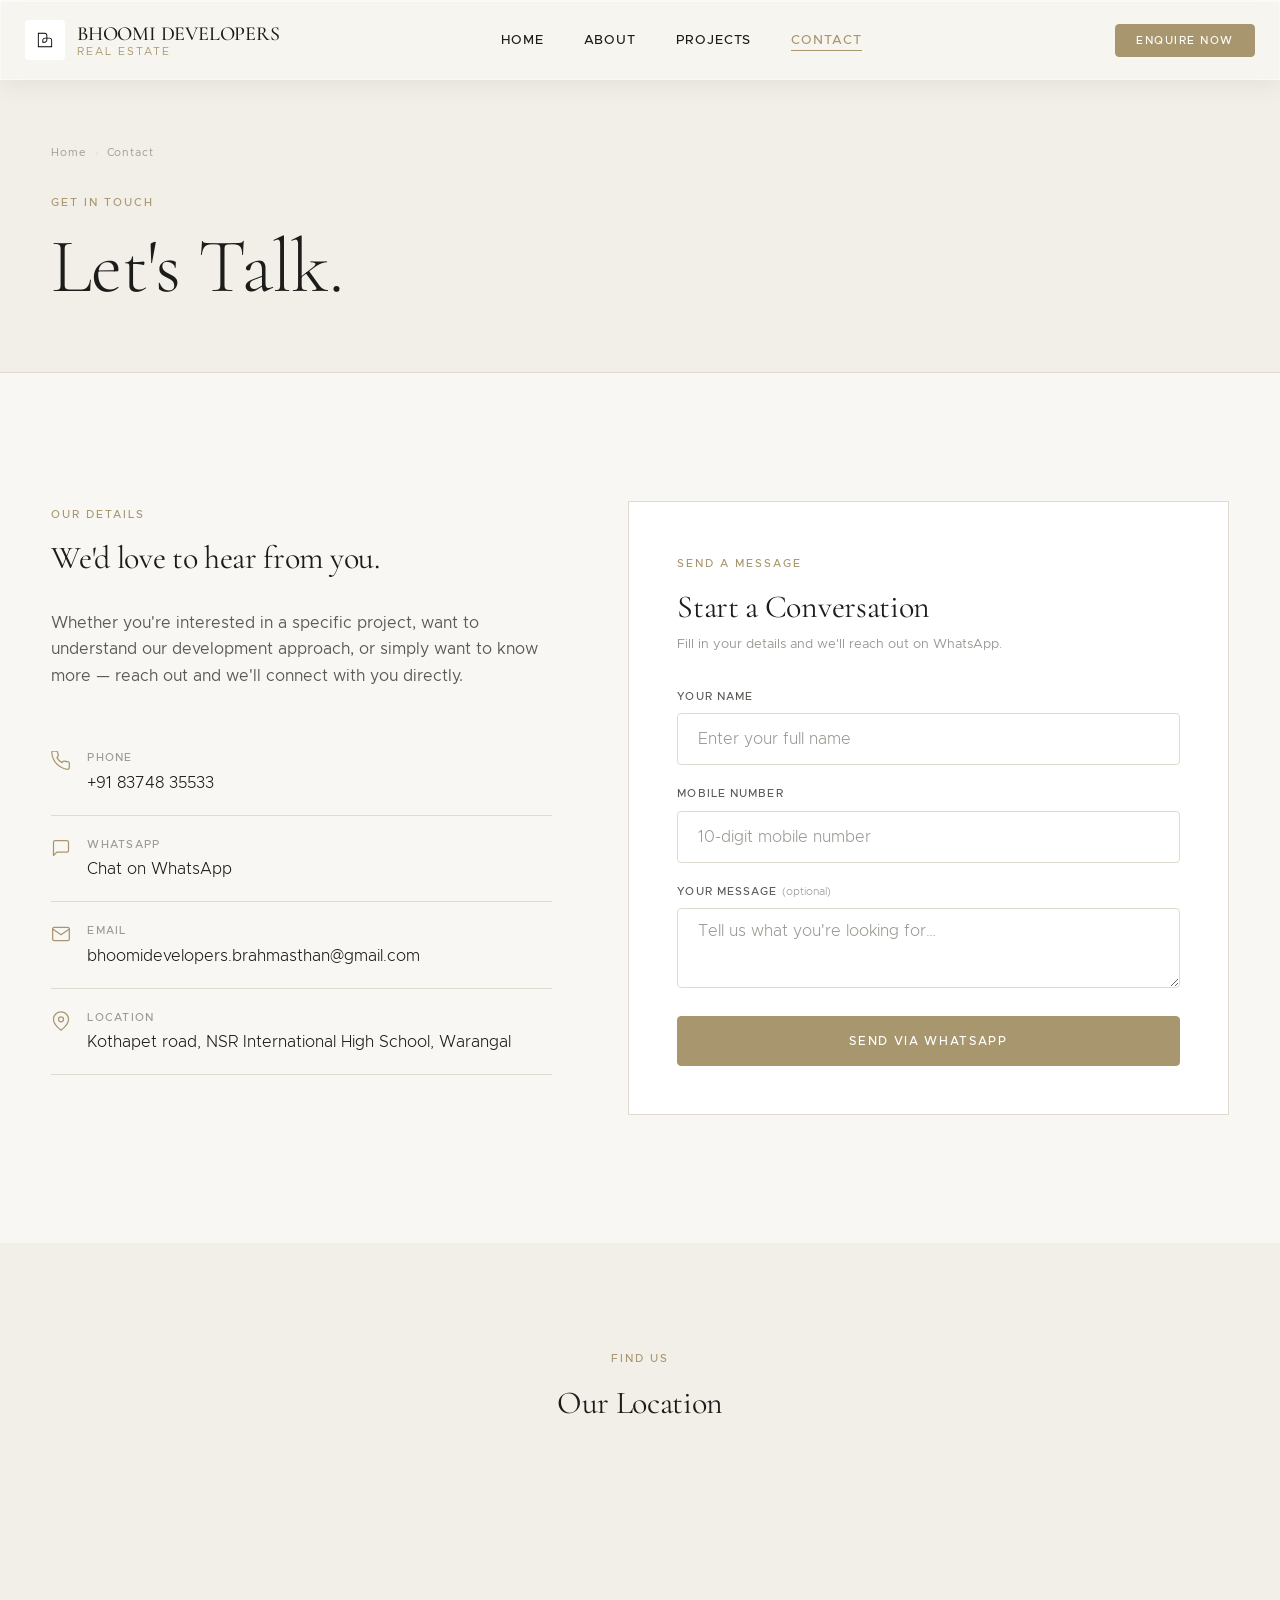
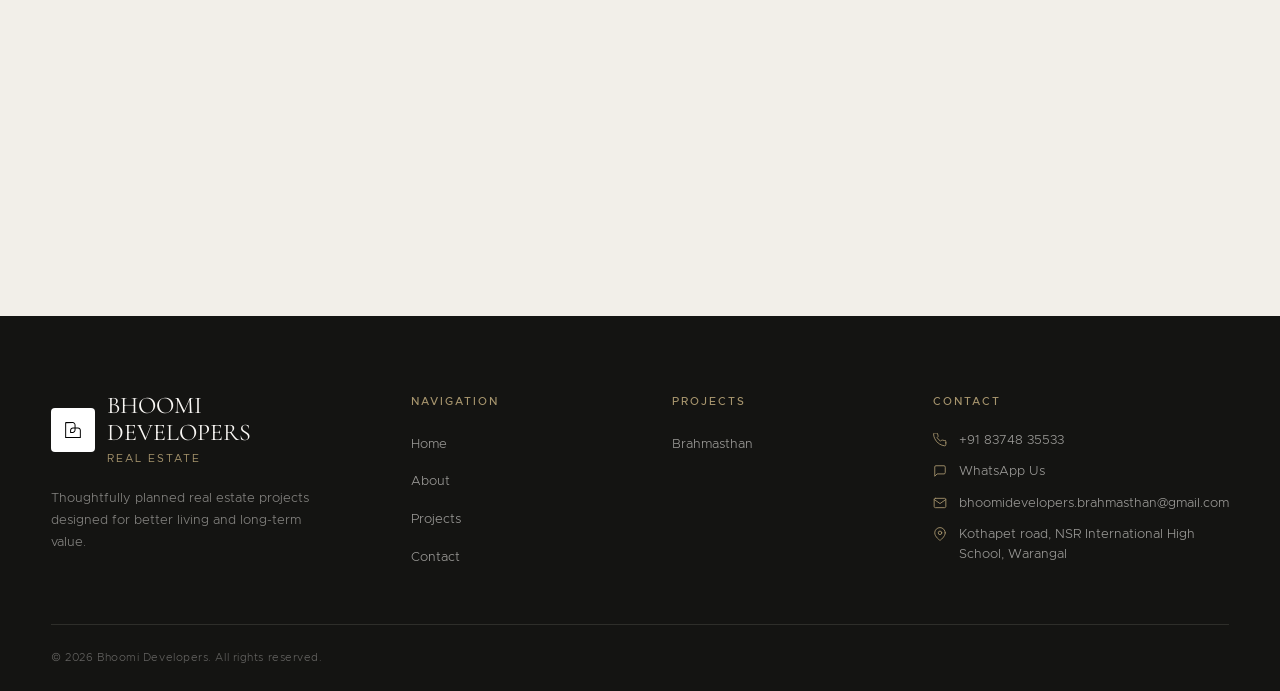
<file: contact.html>
<!DOCTYPE html>
<html lang="en">

<head>
  <meta charset="UTF-8">
  <meta name="viewport" content="width=device-width, initial-scale=1.0">
  <title>Contact — Bhoomi Developers</title>
  <meta name="description"
    content="Get in touch with Bhoomi Developers. Enquire about our projects and we'll connect with you on WhatsApp.">
  <meta property="og:title" content="Contact Bhoomi Developers">
  <meta property="og:description"
    content="Enquire about our projects — Bhoomi Developers will connect with you directly.">
  <meta name="theme-color" content="#A8966E">

  <link rel="preconnect" href="https://fonts.googleapis.com">
  <link rel="preconnect" href="https://fonts.gstatic.com" crossorigin>

  <link rel="stylesheet" href="assets/css/main.css">
  <link rel="stylesheet" href="assets/css/components.css">
  <link rel="stylesheet" href="assets/css/pages.css">
</head>

<body>

  <!-- NAVIGATION -->
  <header>
    <nav class="nav nav--transparent" role="navigation" aria-label="Main navigation">
      <div class="nav__inner">
        <a href="index.html" class="nav__logo" aria-label="Bhoomi Developers — Home">
          <img src="assets/images/logo/brand-mark.svg" alt="Bhoomi Developers Brand Mark" class="nav__logo-img">
          <div class="nav__logo-text">BHOOMI DEVELOPERS<span>Real Estate</span></div>
        </a>
        <ul class="nav__links" role="list">
          <li><a href="index.html" class="nav__link">Home</a></li>
          <li><a href="about.html" class="nav__link">About</a></li>
          <li><a href="projects.html" class="nav__link">Projects</a></li>
          <li><a href="contact.html" class="nav__link is-active" aria-current="page">Contact</a></li>
        </ul>
        <div class="nav__cta">
          <a href="#contact-form" class="btn btn--primary btn--sm">Enquire Now</a>
        </div>
        <button class="nav__hamburger" aria-label="Toggle mobile menu" aria-expanded="false">
          <span class="nav__hamburger-line"></span>
          <span class="nav__hamburger-line"></span>
          <span class="nav__hamburger-line"></span>
        </button>
      </div>
    </nav>
    <div class="nav__mobile" role="dialog" aria-label="Mobile navigation">
      <nav>
        <ul style="display:flex;flex-direction:column;align-items:center;gap:2rem;list-style:none;" role="list">
          <li><a href="index.html" class="nav__mobile-link">Home</a></li>
          <li><a href="about.html" class="nav__mobile-link">About</a></li>
          <li><a href="projects.html" class="nav__mobile-link">Projects</a></li>
          <li><a href="contact.html" class="nav__mobile-link">Contact</a></li>
        </ul>
      </nav>
      <div class="nav__mobile-cta">
        <a href="#contact-form" class="btn btn--primary nav__mobile-link">Enquire Now</a>
      </div>
    </div>
  </header>

  <main id="main-content">

    <!-- PAGE HERO -->
    <section class="page-hero" style="padding-top:calc(80px + 4rem)">
      <div class="container">
        <nav class="breadcrumb" aria-label="Breadcrumb">
          <a href="index.html">Home</a>
          <span class="breadcrumb__sep" aria-hidden="true">›</span>
          <span aria-current="page">Contact</span>
        </nav>
        <div style="margin-top:2rem;" data-reveal>
          <p class="page-hero__eyebrow">Get In Touch</p>
          <h1 class="page-hero__title">Let's Talk.</h1>
        </div>
      </div>
    </section>

    <!-- CONTACT LAYOUT -->
    <section class="section section--lg" id="contact-form" aria-labelledby="contact-heading">
      <div class="container">
        <div class="contact-layout">

          <!-- Contact Info -->
          <div data-reveal>
            <p class="eyebrow">Our Details</p>
            <h2 class="heading-sm" id="contact-heading" style="margin-bottom:2rem;">
              We'd love to hear from you.
            </h2>
            <p class="body-md" style="margin-bottom:2.5rem;">
              Whether you're interested in a specific project, want to understand our development approach, or simply
              want to know more — reach out and we'll connect with you directly.
            </p>

            <div class="contact-info__item">
              <svg class="contact-info__icon" viewBox="0 0 24 24" fill="none" stroke="currentColor" stroke-width="1.5"
                stroke-linecap="round" stroke-linejoin="round" aria-hidden="true">
                <path
                  d="M22 16.92v3a2 2 0 01-2.18 2 19.79 19.79 0 01-8.63-3.07A19.5 19.5 0 013.07 9.8 19.79 19.79 0 01.96 1.18 2 2 0 012.95 0h3a2 2 0 012 1.72c.127.96.361 1.903.7 2.81a2 2 0 01-.45 2.11L7.09 7.91a16 16 0 006 6l1.27-1.27a2 2 0 012.11-.45c.907.339 1.85.573 2.81.7A2 2 0 0122 14.92v2z" />
              </svg>
              <div>
                <p class="contact-info__label">Phone</p>
                <!-- PLACEHOLDER: Replace with actual phone -->
                <p class="contact-info__value"><a href="tel:+918374835533">+91 83748 35533</a></p>
              </div>
            </div>

            <div class="contact-info__item">
              <svg class="contact-info__icon" viewBox="0 0 24 24" fill="none" stroke="currentColor" stroke-width="1.5"
                stroke-linecap="round" stroke-linejoin="round" aria-hidden="true">
                <path d="M21 15a2 2 0 01-2 2H7l-4 4V5a2 2 0 012-2h14a2 2 0 012 2z" />
              </svg>
              <div>
                <p class="contact-info__label">WhatsApp</p>
                <p class="contact-info__value"><a id="contact-whatsapp" href="#">Chat on WhatsApp</a></p>
              </div>
            </div>

            <div class="contact-info__item">
              <svg class="contact-info__icon" viewBox="0 0 24 24" fill="none" stroke="currentColor" stroke-width="1.5"
                stroke-linecap="round" stroke-linejoin="round" aria-hidden="true">
                <path d="M4 4h16c1.1 0 2 .9 2 2v12c0 1.1-.9 2-2 2H4c-1.1 0-2-.9-2-2V6c0-1.1.9-2 2-2z" />
                <polyline points="22,6 12,13 2,6" />
              </svg>
              <div>
                <p class="contact-info__label">Email</p>
                <!-- PLACEHOLDER: Replace with actual email -->
                <p class="contact-info__value"><a
                    href="mailto:bhoomidevelopers.brahmasthan@gmail.com">bhoomidevelopers.brahmasthan@gmail.com</a>
                </p>
              </div>
            </div>

            <div class="contact-info__item">
              <svg class="contact-info__icon" viewBox="0 0 24 24" fill="none" stroke="currentColor" stroke-width="1.5"
                stroke-linecap="round" stroke-linejoin="round" aria-hidden="true">
                <path d="M21 10c0 7-9 13-9 13s-9-6-9-13a9 9 0 0118 0z" />
                <circle cx="12" cy="10" r="3" />
              </svg>
              <div>
                <p class="contact-info__label">Location</p>
                <p class="contact-info__value">Kothapet road, NSR International High School, Warangal</p>
              </div>
            </div>

          </div>

          <!-- Contact Form -->
          <div data-reveal data-reveal-delay="2">
            <div class="contact-form-card">
              <p class="eyebrow" style="margin-bottom:1rem;">Send a Message</p>
              <h3 class="heading-sm" style="margin-bottom:.5rem;">Start a Conversation</h3>
              <p class="body-sm" style="margin-bottom:2rem;">Fill in your details and we'll reach out on WhatsApp.</p>

              <form data-contact-form novalidate aria-label="Contact form">
                <div data-form-body>
                  <div class="form-group" style="margin-bottom:1.25rem;">
                    <label class="form-label" for="contact-name">Your Name</label>
                    <input class="form-input" type="text" id="contact-name" data-field="name"
                      placeholder="Enter your full name" autocomplete="name" required>
                    <span class="form-error" data-error="name" role="alert"></span>
                  </div>

                  <div class="form-group" style="margin-bottom:1.25rem;">
                    <label class="form-label" for="contact-phone">Mobile Number</label>
                    <input class="form-input" type="tel" id="contact-phone" data-field="phone"
                      placeholder="10-digit mobile number" autocomplete="tel" inputmode="numeric" maxlength="10"
                      required>
                    <span class="form-error" data-error="phone" role="alert"></span>
                  </div>

                  <div class="form-group" style="margin-bottom:1.75rem;">
                    <label class="form-label" for="contact-message">Your Message <span
                        style="text-transform:none;letter-spacing:0;font-weight:300;color:var(--text-muted)">(optional)</span></label>
                    <textarea class="form-input" id="contact-message" data-field="message"
                      placeholder="Tell us what you're looking for…" rows="4"
                      style="height:auto;padding-top:.875rem;resize:vertical;"></textarea>
                  </div>

                  <button type="submit" class="btn btn--primary btn--lg" style="width:100%;">
                    Send via WhatsApp
                  </button>
                </div>

                <!-- Success -->
                <div data-success class="success-message" style="background:var(--bg-secondary);border-radius:4px;">
                  <svg class="success-message__icon" viewBox="0 0 24 24" fill="none" stroke="currentColor"
                    stroke-width="1.5" aria-hidden="true">
                    <circle cx="12" cy="12" r="10" />
                    <path stroke-linecap="round" stroke-linejoin="round" d="M9 12l2 2 4-4" />
                  </svg>
                  <h3 class="success-message__title" style="color:var(--text-primary);">Opening WhatsApp…</h3>
                  <p class="success-message__text" style="color:var(--text-secondary);">Thank you for reaching out.
                    We'll continue the conversation on WhatsApp.</p>
                </div>
              </form>
            </div>
          </div>

        </div>
      </div>
    </section>

    <!-- MAP PLACEHOLDER -->
    <section class="section section--muted" aria-label="Location map">
      <div class="container">
        <div data-reveal style="text-align:center; margin-bottom:2rem;">
          <p class="eyebrow">Find Us</p>
          <h2 class="heading-sm">Our Location</h2>
        </div>
        <!--
      PLACEHOLDER: Replace this div with a Google Maps iframe.
      Example:
      <iframe
        src="https://www.google.com/maps/embed?pb=YOUR_EMBED_CODE"
        class="map-embed"
        title="Bhoomi Developers office location"
        allowfullscreen
        loading="lazy">
      </iframe>
    -->
        <div data-reveal>
          <iframe
            src="https://www.google.com/maps?q=Brahmasthan,+Kothapet+Rd,+beside+NSR+International+School,+Warangal,+Telangana+506006&output=embed"
            class="map-embed" title="Brahmastan location" allowfullscreen loading="lazy"></iframe>
        </div>
      </div>
    </section>

  </main>

  <!-- FOOTER -->
  <footer class="footer" role="contentinfo">
    <div class="container">

      <div class="footer__top">

        <!-- Brand -->
        <div>
          <div class="footer__brand">
            <img src="assets/images/logo/brand-mark.svg" alt="Bhoomi Developers Brand Mark" class="footer__logo-img">
            <div>
              <div class="footer__logo-text">BHOOMI DEVELOPERS</div>
              <div class="footer__logo-sub">Real Estate</div>
            </div>
          </div>
          <p class="footer__tagline">
            Thoughtfully planned real estate projects designed for better living and long-term value.
          </p>
        </div>

        <!-- Navigation -->
        <div>
          <p class="footer__col-title">Navigation</p>
          <ul class="footer__links" role="list">
            <li><a href="index.html" class="footer__link">Home</a></li>
            <li><a href="about.html" class="footer__link">About</a></li>
            <li><a href="projects.html" class="footer__link">Projects</a></li>
            <li><a href="contact.html" class="footer__link">Contact</a></li>
          </ul>
        </div>

        <!-- Projects -->
        <div>
          <p class="footer__col-title">Projects</p>
          <ul class="footer__links" role="list">
            <li><a href="projects/brahmasthan.html" class="footer__link">Brahmasthan</a></li>
            <!-- Future projects will be added here -->
          </ul>
        </div>

        <!-- Contact -->
        <div>
          <p class="footer__col-title">Contact</p>

          <div class="footer__contact-item">
            <svg viewBox="0 0 24 24" fill="none" stroke="currentColor" stroke-width="1.5" stroke-linecap="round"
              stroke-linejoin="round" aria-hidden="true">
              <path
                d="M22 16.92v3a2 2 0 01-2.18 2 19.79 19.79 0 01-8.63-3.07A19.5 19.5 0 013.07 9.8 19.79 19.79 0 01.96 1.18 2 2 0 012.95 0h3a2 2 0 012 1.72c.127.96.361 1.903.7 2.81a2 2 0 01-.45 2.11L7.09 7.91a16 16 0 006 6l1.27-1.27a2 2 0 012.11-.45c.907.339 1.85.573 2.81.7A2 2 0 0122 14.92v2z" />
            </svg>
            <div>
              <div class="footer__contact-item" style="margin:0; border:none; padding:0;">
                <!-- PLACEHOLDER: Replace with actual phone number -->
                <a href="tel:+918374835533">+91 83748 35533</a>
              </div>
            </div>
          </div>

          <div class="footer__contact-item">
            <svg viewBox="0 0 24 24" fill="none" stroke="currentColor" stroke-width="1.5" stroke-linecap="round"
              stroke-linejoin="round" aria-hidden="true">
              <path d="M21 15a2 2 0 01-2 2H7l-4 4V5a2 2 0 012-2h14a2 2 0 012 2z" />
            </svg>
            <div>
              <!-- WhatsApp via config -->
              <a id="footer-whatsapp" href="#" target="_blank" rel="noopener noreferrer">WhatsApp Us</a>
            </div>
          </div>

          <div class="footer__contact-item">
            <svg viewBox="0 0 24 24" fill="none" stroke="currentColor" stroke-width="1.5" stroke-linecap="round"
              stroke-linejoin="round" aria-hidden="true">
              <path d="M4 4h16c1.1 0 2 .9 2 2v12c0 1.1-.9 2-2 2H4c-1.1 0-2-.9-2-2V6c0-1.1.9-2 2-2z" />
              <polyline points="22,6 12,13 2,6" />
            </svg>
            <div>
              <!-- PLACEHOLDER: Replace with actual email -->
              <a href="mailto:bhoomidevelopers.brahmasthan@gmail.com">bhoomidevelopers.brahmasthan@gmail.com</a>
            </div>
          </div>

          <div class="footer__contact-item">
            <svg viewBox="0 0 24 24" fill="none" stroke="currentColor" stroke-width="1.5" stroke-linecap="round"
              stroke-linejoin="round" aria-hidden="true">
              <path d="M21 10c0 7-9 13-9 13s-9-6-9-13a9 9 0 0118 0z" />
              <circle cx="12" cy="10" r="3" />
            </svg>
            <div style="color:rgba(249,247,244,.6); font-size:.8125rem; font-weight:300;">
              Kothapet road, NSR International High School, Warangal
            </div>
          </div>
        </div>

      </div>

      <!-- Footer bottom -->
      <div class="footer__bottom">
        <p class="footer__copy">© 2026 Bhoomi Developers. All rights reserved.</p>
        <div class="footer__social" aria-label="Social media links">
          <!-- Social links rendered by JS if configured in config.js -->
          <span id="footer-social-links"></span>
        </div>
      </div>

    </div>
  </footer>

  <script src="assets/js/config.js"></script>
  <script src="assets/js/projects.js"></script>
  <script src="assets/js/main.js"></script>
  <script>
    document.addEventListener('DOMContentLoaded', () => {
      const waLink = document.getElementById('contact-whatsapp');
      if (waLink && typeof BHOOMI_CONFIG !== 'undefined') {
        waLink.href = `https://wa.me/${BHOOMI_CONFIG.whatsappNumber}`;
      }
    });
  </script>

</body>

</html>
</file>
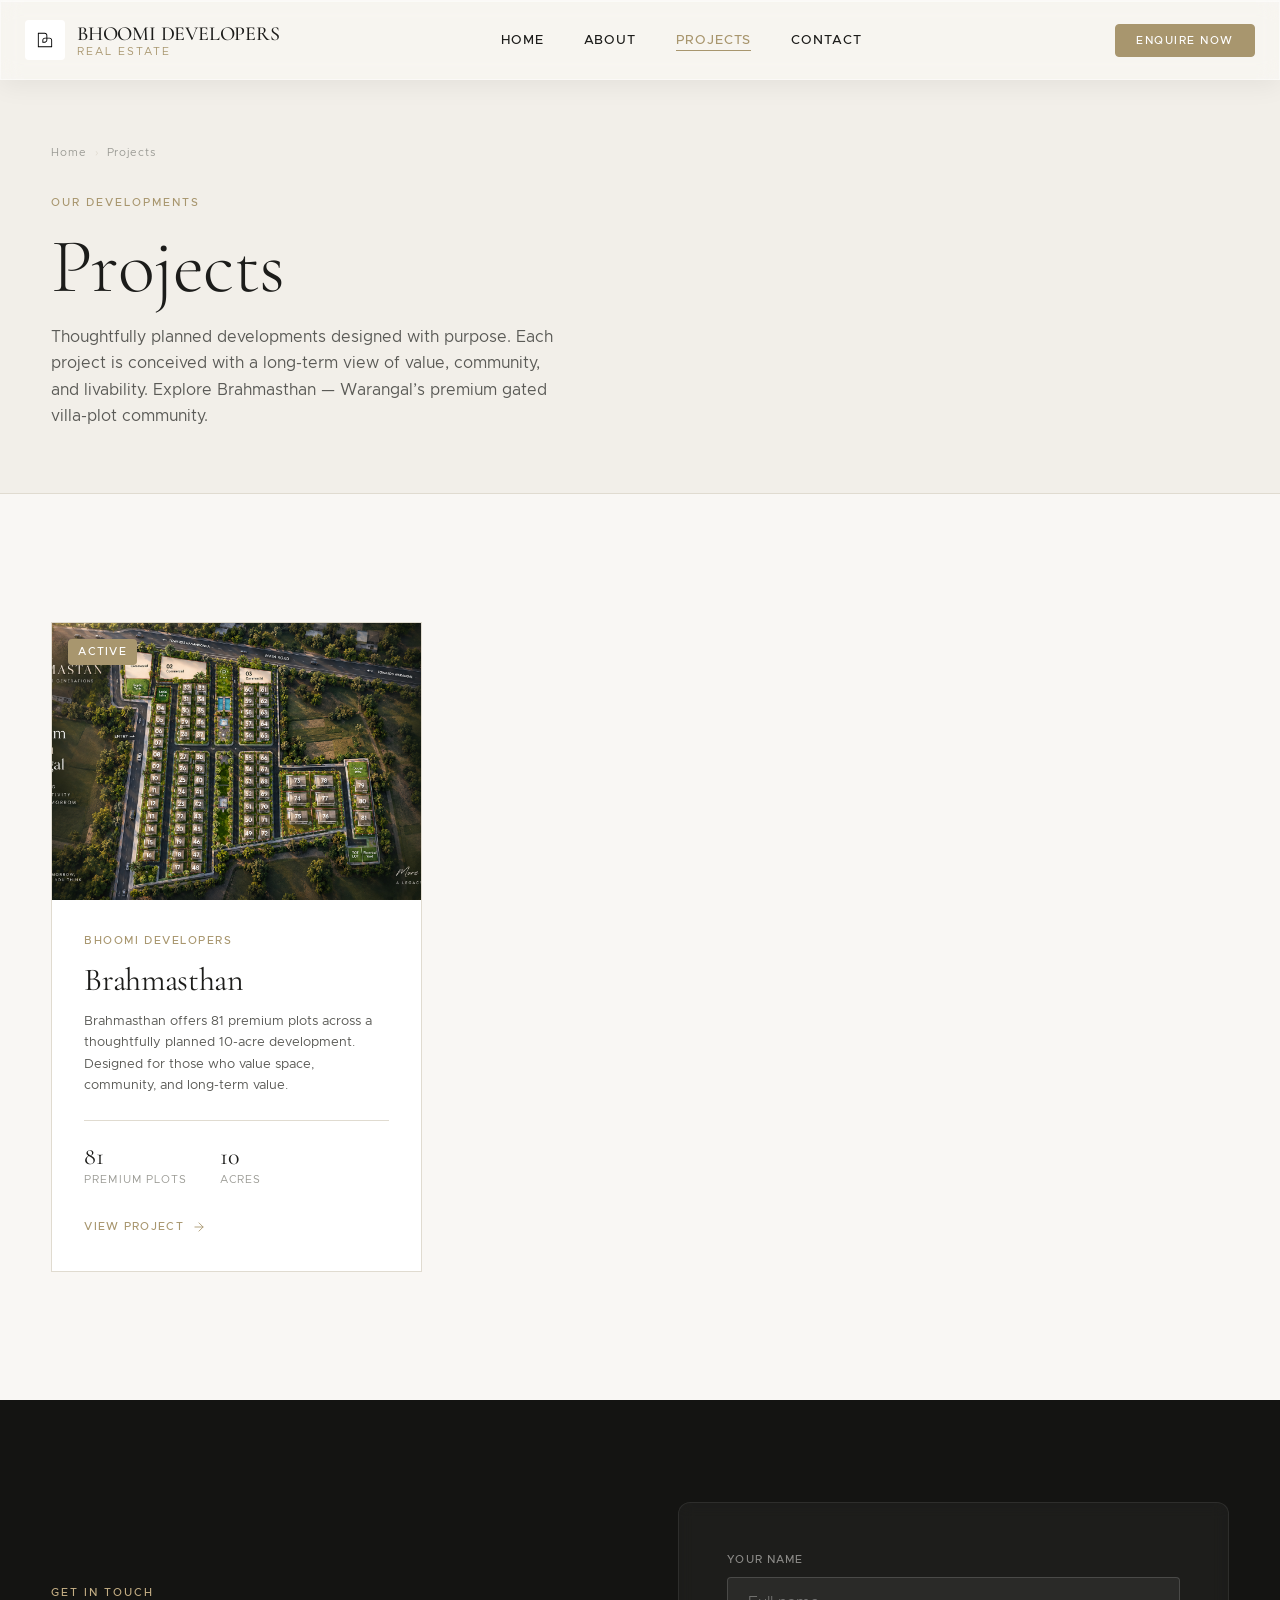
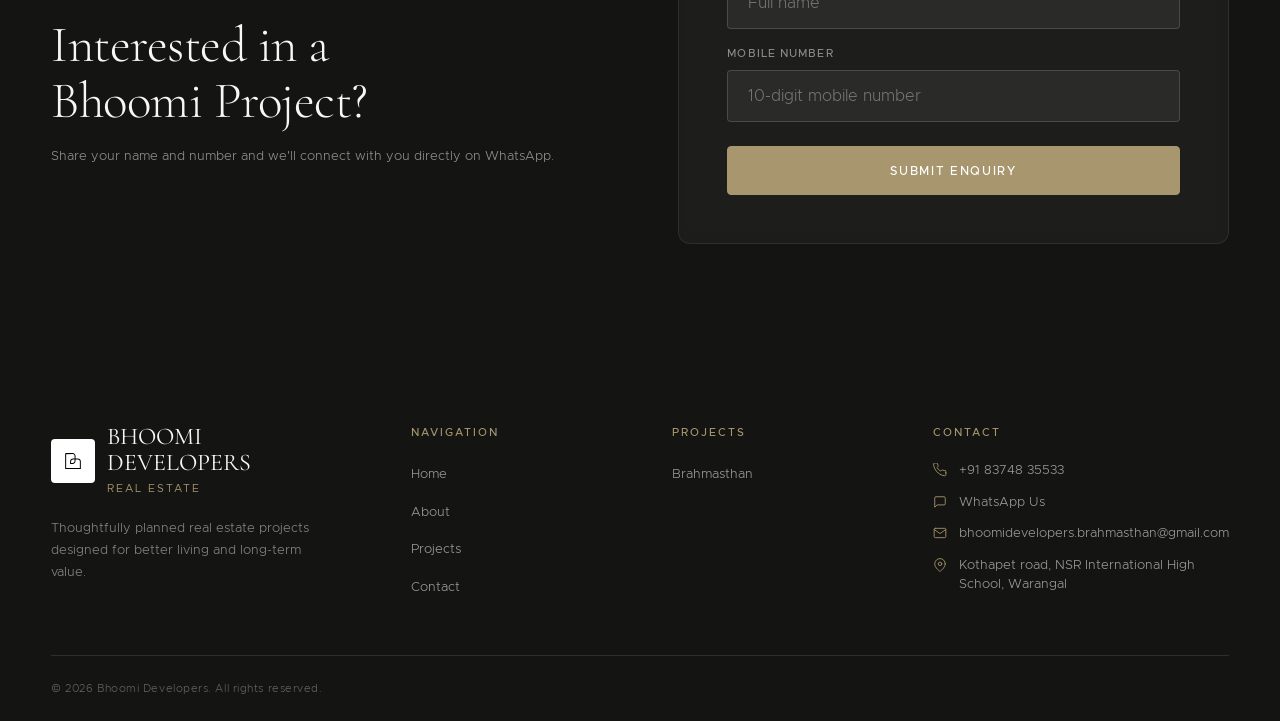
<file: projects.html>
<!DOCTYPE html>
<html lang="en">

<head>
  <meta charset="UTF-8">
  <meta name="viewport" content="width=device-width, initial-scale=1.0">
  <title>Projects — Bhoomi Developers</title>
  <meta name="description"
    content="Explore all current and upcoming real estate projects by Bhoomi Developers. Thoughtfully planned developments designed with purpose.">
  <meta property="og:title" content="Projects — Bhoomi Developers">
  <meta property="og:description" content="Thoughtfully planned developments designed with purpose.">
  <meta name="theme-color" content="#A8966E">

  <link rel="preconnect" href="https://fonts.googleapis.com">
  <link rel="preconnect" href="https://fonts.gstatic.com" crossorigin>

  <link rel="stylesheet" href="assets/css/main.css">
  <link rel="stylesheet" href="assets/css/components.css">
  <link rel="stylesheet" href="assets/css/pages.css">
</head>

<body data-page-depth="0">

  <!-- NAVIGATION -->
  <header>
    <nav class="nav nav--transparent" role="navigation" aria-label="Main navigation">
      <div class="nav__inner">
        <a href="index.html" class="nav__logo" aria-label="Bhoomi Developers — Home">
          <img src="assets/images/logo/brand-mark.svg" alt="Bhoomi Developers Brand Mark" class="nav__logo-img">
          <div class="nav__logo-text">BHOOMI DEVELOPERS<span>Real Estate</span></div>
        </a>
        <ul class="nav__links" role="list">
          <li><a href="index.html" class="nav__link">Home</a></li>
          <li><a href="about.html" class="nav__link">About</a></li>
          <li><a href="projects.html" class="nav__link is-active" aria-current="page">Projects</a></li>
          <li><a href="contact.html" class="nav__link">Contact</a></li>
        </ul>
        <div class="nav__cta">
          <a href="contact.html" class="btn btn--primary btn--sm">Enquire Now</a>
        </div>
        <button class="nav__hamburger" aria-label="Toggle mobile menu" aria-expanded="false">
          <span class="nav__hamburger-line"></span>
          <span class="nav__hamburger-line"></span>
          <span class="nav__hamburger-line"></span>
        </button>
      </div>
    </nav>
    <div class="nav__mobile" role="dialog" aria-label="Mobile navigation">
      <nav>
        <ul style="display:flex;flex-direction:column;align-items:center;gap:2rem;list-style:none;" role="list">
          <li><a href="index.html" class="nav__mobile-link">Home</a></li>
          <li><a href="about.html" class="nav__mobile-link">About</a></li>
          <li><a href="projects.html" class="nav__mobile-link">Projects</a></li>
          <li><a href="contact.html" class="nav__mobile-link">Contact</a></li>
        </ul>
      </nav>
      <div class="nav__mobile-cta">
        <a href="contact.html" class="btn btn--primary nav__mobile-link">Enquire Now</a>
      </div>
    </div>
  </header>

  <main id="main-content">

    <!-- PAGE HERO -->
    <section class="page-hero" style="padding-top:calc(80px + 4rem)">
      <div class="container">
        <nav class="breadcrumb" aria-label="Breadcrumb">
          <a href="index.html">Home</a>
          <span class="breadcrumb__sep" aria-hidden="true">›</span>
          <span aria-current="page">Projects</span>
        </nav>
        <div style="margin-top:2rem;" data-reveal>
          <p class="page-hero__eyebrow">Our Developments</p>
          <h1 class="page-hero__title">Projects</h1>
          <p class="body-md" style="margin-top:1rem;max-width:520px;">
            Thoughtfully planned developments designed with purpose. Each project is conceived with a long-term view of
            value, community, and livability.
            Explore Brahmasthan — Warangal’s premium gated villa-plot community.
          </p>
        </div>
      </div>
    </section>

    <!-- ALL PROJECTS GRID -->
    <section class="section section--lg" aria-labelledby="all-projects-heading">
      <div class="container">
        <h2 class="visually-hidden" id="all-projects-heading">All Bhoomi Developer Projects</h2>
        <!-- Rendered dynamically by main.js from projects.js -->
        <div class="projects-grid" id="all-projects" aria-live="polite">
          <p class="body-md" style="padding:2rem 0; opacity:.5;">Loading projects…</p>
        </div>
      </div>
    </section>

    <!-- ENQUIRY CTA -->
    <section class="enquiry-section" aria-labelledby="projects-enquiry-heading">
      <div class="container">
        <div class="enquiry-section__inner">
          <div class="enquiry-section__copy" data-reveal>
            <p class="eyebrow eyebrow--light">Get In Touch</p>
            <h2 class="enquiry-section__title" id="projects-enquiry-heading">
              Interested in a<br>Bhoomi Project?
            </h2>
            <p class="enquiry-section__sub">Share your name and number and we'll connect with you directly on WhatsApp.
            </p>
          </div>

          <div class="enquiry-section__form-wrap" data-reveal data-reveal-delay="2">
            <form data-enquiry-form novalidate aria-label="Project enquiry form">
              <div data-form-body>
                <div class="enquiry-form">
                  <div class="form-group">
                    <label class="form-label" for="proj-name" style="color:rgba(249,247,244,.5)">Your Name</label>
                    <input class="form-input form-input--dark" type="text" id="proj-name" data-field="name"
                      placeholder="Full name" autocomplete="name" required>
                    <span class="form-error" data-error="name" role="alert"></span>
                  </div>
                  <div class="form-group">
                    <label class="form-label" for="proj-phone" style="color:rgba(249,247,244,.5)">Mobile Number</label>
                    <input class="form-input form-input--dark" type="tel" id="proj-phone" data-field="phone"
                      placeholder="10-digit mobile number" autocomplete="tel" inputmode="numeric" maxlength="10"
                      required>
                    <span class="form-error" data-error="phone" role="alert"></span>
                  </div>
                  <button type="submit" class="btn btn--primary btn--lg">Submit Enquiry</button>
                </div>
              </div>
              <div data-success class="success-message">
                <svg class="success-message__icon" viewBox="0 0 24 24" fill="none" stroke="currentColor"
                  stroke-width="1.5" aria-hidden="true">
                  <circle cx="12" cy="12" r="10" />
                  <path stroke-linecap="round" stroke-linejoin="round" d="M9 12l2 2 4-4" />
                </svg>
                <h3 class="success-message__title">Opening WhatsApp…</h3>
                <p class="success-message__text">Thank you! We'll continue on WhatsApp.</p>
              </div>
            </form>
          </div>

        </div>
      </div>
    </section>

  </main>

  <!-- FOOTER -->
  <footer class="footer" role="contentinfo">
    <div class="container">

      <div class="footer__top">

        <!-- Brand -->
        <div>
          <div class="footer__brand">
            <img src="assets/images/logo/brand-mark.svg" alt="Bhoomi Developers Brand Mark" class="footer__logo-img">
            <div>
              <div class="footer__logo-text">BHOOMI DEVELOPERS</div>
              <div class="footer__logo-sub">Real Estate</div>
            </div>
          </div>
          <p class="footer__tagline">
            Thoughtfully planned real estate projects designed for better living and long-term value.
          </p>
        </div>

        <!-- Navigation -->
        <div>
          <p class="footer__col-title">Navigation</p>
          <ul class="footer__links" role="list">
            <li><a href="index.html" class="footer__link">Home</a></li>
            <li><a href="about.html" class="footer__link">About</a></li>
            <li><a href="projects.html" class="footer__link">Projects</a></li>
            <li><a href="contact.html" class="footer__link">Contact</a></li>
          </ul>
        </div>

        <!-- Projects -->
        <div>
          <p class="footer__col-title">Projects</p>
          <ul class="footer__links" role="list">
            <li><a href="projects/brahmasthan.html" class="footer__link">Brahmasthan</a></li>
            <!-- Future projects will be added here -->
          </ul>
        </div>

        <!-- Contact -->
        <div>
          <p class="footer__col-title">Contact</p>

          <div class="footer__contact-item">
            <svg viewBox="0 0 24 24" fill="none" stroke="currentColor" stroke-width="1.5" stroke-linecap="round"
              stroke-linejoin="round" aria-hidden="true">
              <path
                d="M22 16.92v3a2 2 0 01-2.18 2 19.79 19.79 0 01-8.63-3.07A19.5 19.5 0 013.07 9.8 19.79 19.79 0 01.96 1.18 2 2 0 012.95 0h3a2 2 0 012 1.72c.127.96.361 1.903.7 2.81a2 2 0 01-.45 2.11L7.09 7.91a16 16 0 006 6l1.27-1.27a2 2 0 012.11-.45c.907.339 1.85.573 2.81.7A2 2 0 0122 14.92v2z" />
            </svg>
            <div>
              <div class="footer__contact-item" style="margin:0; border:none; padding:0;">
                <!-- PLACEHOLDER: Replace with actual phone number -->
                <a href="tel:+918374835533">+91 83748 35533</a>
              </div>
            </div>
          </div>

          <div class="footer__contact-item">
            <svg viewBox="0 0 24 24" fill="none" stroke="currentColor" stroke-width="1.5" stroke-linecap="round"
              stroke-linejoin="round" aria-hidden="true">
              <path d="M21 15a2 2 0 01-2 2H7l-4 4V5a2 2 0 012-2h14a2 2 0 012 2z" />
            </svg>
            <div>
              <!-- WhatsApp via config -->
              <a id="footer-whatsapp" href="#" target="_blank" rel="noopener noreferrer">WhatsApp Us</a>
            </div>
          </div>

          <div class="footer__contact-item">
            <svg viewBox="0 0 24 24" fill="none" stroke="currentColor" stroke-width="1.5" stroke-linecap="round"
              stroke-linejoin="round" aria-hidden="true">
              <path d="M4 4h16c1.1 0 2 .9 2 2v12c0 1.1-.9 2-2 2H4c-1.1 0-2-.9-2-2V6c0-1.1.9-2 2-2z" />
              <polyline points="22,6 12,13 2,6" />
            </svg>
            <div>
              <!-- PLACEHOLDER: Replace with actual email -->
              <a href="mailto:bhoomidevelopers.brahmasthan@gmail.com">bhoomidevelopers.brahmasthan@gmail.com</a>
            </div>
          </div>

          <div class="footer__contact-item">
            <svg viewBox="0 0 24 24" fill="none" stroke="currentColor" stroke-width="1.5" stroke-linecap="round"
              stroke-linejoin="round" aria-hidden="true">
              <path d="M21 10c0 7-9 13-9 13s-9-6-9-13a9 9 0 0118 0z" />
              <circle cx="12" cy="10" r="3" />
            </svg>
            <div style="color:rgba(249,247,244,.6); font-size:.8125rem; font-weight:300;">
              Kothapet road, NSR International High School, Warangal
            </div>
          </div>
        </div>

      </div>

      <!-- Footer bottom -->
      <div class="footer__bottom">
        <p class="footer__copy">© 2026 Bhoomi Developers. All rights reserved.</p>
        <div class="footer__social" aria-label="Social media links">
          <!-- Social links rendered by JS if configured in config.js -->
          <span id="footer-social-links"></span>
        </div>
      </div>

    </div>
  </footer>

  <script src="assets/js/config.js"></script>
  <script src="assets/js/projects.js"></script>
  <script src="assets/js/main.js"></script>

</body>

</html>
</file>
<file: assets/css/main.css>
/* ── Fonts ── */
@import url('https://fonts.googleapis.com/css2?family=Cormorant+Garamond:ital,wght@0,300;0,400;0,500;0,600;1,300;1,400;1,500&family=Inter:wght@300;400;500;600&display=swap');

/* Metropolis Font Family */
@font-face {
  font-family: 'Metropolis';
  src: url('../fonts/metropolis/metropolis-light.ttf') format('truetype');
  font-weight: 300;
  font-style: normal;
  font-display: swap;
}

@font-face {
  font-family: 'Metropolis';
  src: url('../fonts/metropolis/metropolis-regular.ttf') format('truetype');
  font-weight: 400;
  font-style: normal;
  font-display: swap;
}

@font-face {
  font-family: 'Metropolis';
  src: url('../fonts/metropolis/metropolis-medium.ttf') format('truetype');
  font-weight: 500;
  font-style: normal;
  font-display: swap;
}

@font-face {
  font-family: 'Metropolis';
  src: url('../fonts/metropolis/metropolis-semibold.ttf') format('truetype');
  font-weight: 600;
  font-style: normal;
  font-display: swap;
}

@font-face {
  font-family: 'Metropolis';
  src: url('../fonts/metropolis/metropolis-bold.ttf') format('truetype');
  font-weight: 700;
  font-style: normal;
  font-display: swap;
}

/* ── Design Tokens ── */
:root {
  /* Colours */
  --bg-primary: #F9F7F4;
  --bg-secondary: #F2EFE9;
  --bg-dark: #141412;
  --bg-dark-mid: #1E1E1C;
  --text-primary: #1C1C1A;
  --text-secondary: #5A5A56;
  --text-muted: #9A9A94;
  --text-inverse: #F9F7F4;
  --accent: #A8966E;
  --accent-light: #C4AE84;
  --accent-dark: #8A7A58;
  --border: #E0DBD0;
  --border-dark: #2E2E2A;
  --white: #FFFFFF;

  /* Typography */
  --font-display: 'Cormorant Garamond', Georgia, serif;
  --font-body: 'Metropolis', 'Inter', system-ui, -apple-system, sans-serif;

  /* Font Sizes — fluid scale */
  --fs-xs: 0.6875rem;
  /* 11px */
  --fs-sm: 0.8125rem;
  /* 13px */
  --fs-base: 1rem;
  /* 16px */
  --fs-md: 1.125rem;
  /* 18px */
  --fs-lg: 1.25rem;
  /* 20px */
  --fs-xl: 1.5rem;
  /* 24px */
  --fs-2xl: 2rem;
  /* 32px */
  --fs-3xl: 2.75rem;
  /* 44px */
  --fs-4xl: 3.75rem;
  /* 60px */
  --fs-5xl: 5rem;
  /* 80px */
  --fs-hero: clamp(3.5rem, 8vw, 7rem);
  --fs-display: clamp(2.5rem, 5vw, 4.5rem);

  /* Spacing */
  --space-1: 0.25rem;
  --space-2: 0.5rem;
  --space-3: 0.75rem;
  --space-4: 1rem;
  --space-5: 1.25rem;
  --space-6: 1.5rem;
  --space-8: 2rem;
  --space-10: 2.5rem;
  --space-12: 3rem;
  --space-16: 4rem;
  --space-20: 5rem;
  --space-24: 6rem;
  --space-32: 8rem;
  --space-40: 10rem;

  /* Section padding */
  --section-y: clamp(4rem, 8vw, 8rem);
  --section-y-lg: clamp(5rem, 10vw, 10rem);

  /* Container */
  --container-max: 1360px;
  --container-pad: clamp(1.25rem, 4vw, 5rem);

  /* Radius */
  --radius-sm: 4px;
  --radius-md: 8px;
  --radius-lg: 16px;
  --radius-full: 999px;

  /* Transitions */
  --ease-smooth: cubic-bezier(0.4, 0, 0.2, 1);
  --ease-out: cubic-bezier(0, 0, 0.2, 1);
  --dur-fast: 200ms;
  --dur-base: 350ms;
  --dur-slow: 600ms;

  /* Shadows */
  --shadow-sm: 0 1px 3px rgba(0, 0, 0, 0.06), 0 1px 2px rgba(0, 0, 0, 0.04);
  --shadow-md: 0 4px 24px rgba(0, 0, 0, 0.08);
  --shadow-lg: 0 16px 48px rgba(0, 0, 0, 0.12);
  --shadow-xl: 0 24px 72px rgba(0, 0, 0, 0.16);
}

/* ── Reset ── */
*,
*::before,
*::after {
  box-sizing: border-box;
  margin: 0;
  padding: 0;
}

html {
  font-size: 16px;
  scroll-behavior: smooth;
  -webkit-text-size-adjust: 100%;
}

body {
  font-family: var(--font-body);
  font-weight: 400;
  color: var(--text-primary);
  background-color: var(--bg-primary);
  line-height: 1.6;
  overflow-x: hidden;
  -webkit-font-smoothing: antialiased;
  -moz-osx-font-smoothing: grayscale;
}

img {
  display: block;
  max-width: 100%;
  height: auto;
}

a {
  color: inherit;
  text-decoration: none;
}

ul,
ol {
  list-style: none;
}

button {
  border: none;
  background: none;
  cursor: pointer;
  font-family: inherit;
}

input,
textarea,
select {
  font-family: inherit;
  font-size: inherit;
}

/* ── Container ── */
.container {
  width: 100%;
  max-width: var(--container-max);
  margin-inline: auto;
  padding-inline: var(--container-pad);
}

.container--narrow {
  max-width: 860px;
}

.container--wide {
  max-width: 1560px;
}

/* ── Typography ── */

/* Eyebrow label */
.eyebrow {
  font-family: var(--font-body);
  font-size: var(--fs-xs);
  font-weight: 500;
  letter-spacing: 0.18em;
  text-transform: uppercase;
  color: var(--accent);
  display: inline-block;
  margin-bottom: var(--space-4);
}

.eyebrow--light {
  color: var(--accent-light);
}

.eyebrow--muted {
  color: var(--text-muted);
}

/* Display headings */
h1,
h2,
h3,
h4,
h5,
h6 {
  font-family: var(--font-display);
  font-weight: 400;
  line-height: 1.1;
  color: var(--text-primary);
  letter-spacing: -0.01em;
}

.heading-xl {
  font-family: var(--font-display);
  font-size: var(--fs-hero);
  font-weight: 300;
  line-height: 0.95;
  letter-spacing: -0.03em;
}

.heading-lg {
  font-family: var(--font-display);
  font-size: var(--fs-display);
  font-weight: 400;
  line-height: 1.05;
}

.heading-md {
  font-family: var(--font-display);
  font-size: var(--fs-3xl);
  font-weight: 400;
  line-height: 1.1;
}

.heading-sm {
  font-family: var(--font-display);
  font-size: var(--fs-2xl);
  font-weight: 400;
  line-height: 1.2;
}

.body-lg {
  font-family: var(--font-body);
  font-size: var(--fs-md);
  font-weight: 300;
  line-height: 1.75;
  color: var(--text-secondary);
}

.body-md {
  font-family: var(--font-body);
  font-size: var(--fs-base);
  font-weight: 400;
  line-height: 1.65;
  color: var(--text-secondary);
}

.body-sm {
  font-family: var(--font-body);
  font-size: var(--fs-sm);
  line-height: 1.6;
  color: var(--text-muted);
}

/* ── Section Structure ── */
.section {
  padding-block: var(--section-y);
}

.section--lg {
  padding-block: var(--section-y-lg);
}

.section--dark {
  background-color: var(--bg-dark);
  color: var(--text-inverse);
}

.section--muted {
  background-color: var(--bg-secondary);
}

.section__header {
  margin-bottom: clamp(2.5rem, 5vw, 4rem);
}

.section__header--center {
  text-align: center;
  max-width: 640px;
  margin-inline: auto;
  margin-bottom: clamp(2.5rem, 5vw, 4rem);
}

/* ── Divider ── */
.divider {
  width: 40px;
  height: 1px;
  background: var(--accent);
  margin-block: var(--space-6);
}

.divider--center {
  margin-inline: auto;
}

/* ── Stat Block ── */
.stat-number {
  font-family: var(--font-display);
  font-size: clamp(3.5rem, 7vw, 6rem);
  font-weight: 300;
  line-height: 1;
  color: var(--text-primary);
  letter-spacing: -0.03em;
}

.stat-label {
  font-family: var(--font-body);
  font-size: var(--fs-xs);
  font-weight: 500;
  letter-spacing: 0.15em;
  text-transform: uppercase;
  color: var(--text-muted);
  margin-top: var(--space-2);
}

/* ── Utility ── */
.text-center {
  text-align: center;
}

.text-right {
  text-align: right;
}

.text-muted {
  color: var(--text-muted);
}

.text-accent {
  color: var(--accent);
}

.text-inverse {
  color: var(--text-inverse);
}

.mt-2 {
  margin-top: var(--space-2);
}

.mt-4 {
  margin-top: var(--space-4);
}

.mt-6 {
  margin-top: var(--space-6);
}

.mt-8 {
  margin-top: var(--space-8);
}

.mt-10 {
  margin-top: var(--space-10);
}

.mt-12 {
  margin-top: var(--space-12);
}

.mb-2 {
  margin-bottom: var(--space-2);
}

.mb-4 {
  margin-bottom: var(--space-4);
}

.mb-6 {
  margin-bottom: var(--space-6);
}

.mb-8 {
  margin-bottom: var(--space-8);
}

.d-flex {
  display: flex;
}

.align-center {
  align-items: center;
}

.gap-4 {
  gap: var(--space-4);
}

.gap-6 {
  gap: var(--space-6);
}

.gap-8 {
  gap: var(--space-8);
}

.visually-hidden {
  position: absolute;
  width: 1px;
  height: 1px;
  padding: 0;
  margin: -1px;
  overflow: hidden;
  clip: rect(0, 0, 0, 0);
  white-space: nowrap;
  border: 0;
}

/* ── Scroll Animation ── */
[data-reveal] {
  opacity: 0;
  transform: translateY(28px);
  transition: opacity var(--dur-slow) var(--ease-out),
    transform var(--dur-slow) var(--ease-out);
}

[data-reveal].is-visible {
  opacity: 1;
  transform: translateY(0);
}

[data-reveal="fade"] {
  transform: none;
}

[data-reveal-delay="1"] {
  transition-delay: 100ms;
}

[data-reveal-delay="2"] {
  transition-delay: 200ms;
}

[data-reveal-delay="3"] {
  transition-delay: 300ms;
}

[data-reveal-delay="4"] {
  transition-delay: 400ms;
}

[data-reveal-delay="5"] {
  transition-delay: 500ms;
}

/* ── Image Overlay Helpers ── */
.img-cover {
  width: 100%;
  height: 100%;
  object-fit: cover;
  display: block;
}

.img-hover-scale {
  overflow: hidden;
}

.img-hover-scale img {
  transition: transform 0.8s var(--ease-smooth);
}

.img-hover-scale:hover img {
  transform: scale(1.04);
}

/* ── Placeholder image fill ── */
.img-placeholder {
  background-color: var(--bg-secondary);
  display: flex;
  align-items: center;
  justify-content: center;
  color: var(--text-muted);
  font-size: var(--fs-sm);
  letter-spacing: 0.1em;
  text-transform: uppercase;
}

/* ── Page Hero (internal pages) ── */
.page-hero {
  padding-top: calc(var(--nav-height, 80px) + 4rem);
  padding-bottom: 4rem;
  background-color: var(--bg-secondary);
  border-bottom: 1px solid var(--border);
}

.page-hero__eyebrow {
  font-size: var(--fs-xs);
  font-weight: 500;
  letter-spacing: 0.18em;
  text-transform: uppercase;
  color: var(--accent);
  margin-bottom: var(--space-4);
}

.page-hero__title {
  font-family: var(--font-display);
  font-size: clamp(2.5rem, 6vw, 5rem);
  font-weight: 300;
  line-height: 1.05;
  color: var(--text-primary);
}

/* ── Selection ── */
::selection {
  background: var(--accent);
  color: var(--white);
}
</file>
<file: assets/css/components.css>
/* ============================================================
   BHOOMI DEVELOPERS — COMPONENTS CSS
   Navigation · Buttons · Cards · Forms · Icons · Footer
   ============================================================ */

/* ════════════════════════════════════════════
   NAVIGATION
   ════════════════════════════════════════════ */

.nav {
  position: fixed;
  top: 0;
  left: 0;
  right: 0;
  z-index: 1000;
  height: 80px;
  display: flex;
  align-items: center;
  transition: background-color var(--dur-base) var(--ease-smooth),
    box-shadow var(--dur-base) var(--ease-smooth),
    height var(--dur-base) var(--ease-smooth);
}

.nav--transparent {
  background: rgba(255, 255, 255, 0.38);

  backdrop-filter: blur(10px) saturate(140%);
  -webkit-backdrop-filter: blur(10px) saturate(140%);

  border: 1px solid rgba(255, 255, 255, 0.45);

  box-shadow:
    0 6px 24px rgba(0, 0, 0, 0.06),
    inset 0 1px 0 rgba(255, 255, 255, 0.55);
}

.nav--solid {
  height: 68px;

  background: rgba(249, 247, 244, 0.78);

  backdrop-filter: blur(10px) saturate(160%);
  -webkit-backdrop-filter: blur(10px) saturate(160%);

  border: 1px solid rgba(255, 255, 255, 0.65);

  box-shadow:
    0 10px 35px rgba(0, 0, 0, 0.12),
    inset 0 1px 0 rgba(255, 255, 255, 0.75);
}

.nav--dark-transparent {
  background: rgba(20, 20, 18, 0.42);

  backdrop-filter: blur(24px) saturate(140%);
  -webkit-backdrop-filter: blur(24px) saturate(140%);

  border: 1px solid rgba(255, 255, 255, 0.18);

  box-shadow:
    0 10px 35px rgba(0, 0, 0, 0.20),
    inset 0 1px 0 rgba(255, 255, 255, 0.15);
}

.nav--dark-transparent .nav__link {
  color: #FFFFFF;
  font-weight: 500;
  letter-spacing: 0.08em;
  text-shadow: 0 1px 3px rgba(0, 0, 0, 0.75), 0 2px 10px rgba(0, 0, 0, 0.45);
}

.nav--dark-transparent .nav__link:hover {
  color: #E2D3AF;
  text-shadow: 0 1px 5px rgba(0, 0, 0, 0.9), 0 0 12px rgba(196, 174, 132, 0.4);
}

.nav--dark-transparent .nav__link.is-active {
  color: #E2D3AF;
  text-shadow: 0 1px 4px rgba(0, 0, 0, 0.85);
}

.nav--dark-transparent .nav__link::after {
  background: #E2D3AF;
  box-shadow: 0 1px 4px rgba(0, 0, 0, 0.6);
}

.nav--dark-transparent .nav__logo-text {
  color: #FFFFFF;
  text-shadow: 0 1px 2px rgba(0, 0, 0, 0.75);
}

.nav--dark-transparent .nav__logo-text span {
  color: #D3BE93;
  text-shadow: 0 1px 3px rgba(0, 0, 0, 0.7);
}

.nav--dark-transparent .nav__logo-img {
  filter: drop-shadow(0 2px 5px rgba(0, 0, 0, 0.5));
}

.nav--dark-transparent .btn--primary {
  box-shadow: 0 2px 12px rgba(0, 0, 0, 0.4), 0 0 1px rgba(255, 255, 255, 0.2);
}

.nav__inner {
  display: flex;
  align-items: center;
  justify-content: space-between;

  width: 100%;
  max-width: var(--container-max);

  margin-inline: auto;

  padding-inline: 24px;
}

/* Logo */
.nav__logo {
  display: flex;
  align-items: center;
  gap: var(--space-3);
  flex-shrink: 0;
}

.nav__logo-img {
  height: 40px;
  width: 40px;
  object-fit: contain;
  display: block;
  border-radius: var(--radius-sm);
  flex-shrink: 0;
}

.nav__logo-text {
  font-family: var(--font-display);
  font-size: var(--fs-lg);
  font-weight: 500;
  color: var(--text-primary);
  line-height: 1;
  letter-spacing: -0.01em;
}

.nav__logo-text span {
  display: block;
  font-family: var(--font-body);
  font-size: var(--fs-xs);
  font-weight: 400;
  letter-spacing: 0.18em;
  text-transform: uppercase;
  color: var(--accent);
  margin-top: 2px;
}

/* Desktop links */
.nav__links {
  display: flex;
  align-items: center;
  gap: var(--space-10);
}

.nav__link {
  font-family: var(--font-body);
  font-size: var(--fs-sm);
  font-weight: 500;
  letter-spacing: 0.07em;
  color: var(--text-primary);
  text-transform: uppercase;
  position: relative;
  transition: color var(--dur-fast) var(--ease-smooth),
    text-shadow var(--dur-fast) var(--ease-smooth);
}

.nav__link::after {
  content: '';
  position: absolute;
  bottom: -4px;
  left: 0;
  width: 0;
  height: 1px;
  background: var(--accent);
  transition: width var(--dur-base) var(--ease-smooth);
}

.nav__link:hover {
  color: var(--accent);
}

.nav__link:hover::after {
  width: 100%;
}

.nav__link.is-active {
  color: var(--accent);
}

.nav__link.is-active::after {
  width: 100%;
}

/* CTA */
.nav__cta {
  margin-left: var(--space-8);
}

/* Hamburger */
.nav__hamburger {
  display: none;
  flex-direction: column;
  justify-content: center;
  align-items: center;
  width: 36px;
  height: 36px;
  gap: 5px;
  cursor: pointer;
  z-index: 1001;
}

.nav__hamburger-line {
  display: block;
  width: 22px;
  height: 1px;
  background-color: var(--text-primary);
  transition: transform var(--dur-base) var(--ease-smooth),
    opacity var(--dur-base) var(--ease-smooth),
    width var(--dur-base) var(--ease-smooth);
}

.nav--dark-transparent .nav__hamburger-line {
  background-color: var(--text-inverse);
}

/* Hamburger open state */
.nav__hamburger.is-open .nav__hamburger-line:nth-child(1) {
  transform: translateY(6px) rotate(45deg);
}

.nav__hamburger.is-open .nav__hamburger-line:nth-child(2) {
  opacity: 0;
  width: 0;
}

.nav__hamburger.is-open .nav__hamburger-line:nth-child(3) {
  transform: translateY(-6px) rotate(-45deg);
}

/* Mobile menu */
.nav__mobile {
  display: none;
  position: fixed;
  inset: 0;
  background-color: var(--bg-primary);
  z-index: 999;
  flex-direction: column;
  justify-content: center;
  align-items: center;
  gap: var(--space-8);
  opacity: 0;
  pointer-events: none;
  transition: opacity var(--dur-base) var(--ease-smooth);
}

.nav__mobile.is-open {
  opacity: 1;
  pointer-events: all;
}

.nav__mobile-link {
  font-family: var(--font-display);
  font-size: clamp(2rem, 5vw, 3rem);
  font-weight: 300;
  color: var(--text-primary);
  transition: color var(--dur-fast) var(--ease-smooth);
}

.nav__mobile-link:hover {
  color: var(--accent);
}

.nav__mobile-cta {
  margin-top: var(--space-4);
}

/* Responsive: show hamburger, hide desktop links */
@media (max-width: 900px) {
  .nav__links {
    display: none;
  }

  .nav__cta {
    display: none;
  }

  .nav__hamburger {
    display: flex;
  }

  .nav__mobile {
    display: flex;
  }
}

/* ════════════════════════════════════════════
   BUTTONS
   ════════════════════════════════════════════ */

.btn {
  display: inline-flex;
  align-items: center;
  justify-content: center;
  gap: var(--space-2);
  font-family: var(--font-body);
  font-size: var(--fs-xs);
  font-weight: 500;
  letter-spacing: 0.14em;
  text-transform: uppercase;
  line-height: 1;
  padding: 1rem 2rem;
  border-radius: var(--radius-sm);
  cursor: pointer;
  transition: background-color var(--dur-fast) var(--ease-smooth),
    color var(--dur-fast) var(--ease-smooth),
    border-color var(--dur-fast) var(--ease-smooth),
    transform var(--dur-fast) var(--ease-smooth),
    box-shadow var(--dur-fast) var(--ease-smooth);
  white-space: nowrap;
  text-decoration: none;
  border: 1px solid transparent;
}

.btn:active {
  transform: translateY(1px);
}

/* Primary — gold filled */
.btn--primary {
  background-color: var(--accent);
  color: var(--white);
  border-color: var(--accent);
}

.btn--primary:hover {
  background-color: var(--accent-dark);
  border-color: var(--accent-dark);
  box-shadow: 0 4px 16px rgba(168, 150, 110, 0.35);
}

/* Secondary — outline */
.btn--secondary {
  background-color: transparent;
  color: var(--text-primary);
  border-color: var(--text-primary);
}

.btn--secondary:hover {
  background-color: var(--text-primary);
  color: var(--bg-primary);
}

/* Ghost — light outline (for dark backgrounds) */
.btn--ghost {
  background-color: transparent;
  color: var(--text-inverse);
  border-color: rgba(249, 247, 244, 0.4);
}

.btn--ghost:hover {
  background-color: rgba(249, 247, 244, 0.1);
  border-color: rgba(249, 247, 244, 0.7);
}

/* Gold outline */
.btn--gold-outline {
  background-color: transparent;
  color: var(--accent);
  border-color: var(--accent);
}

.btn--gold-outline:hover {
  background-color: var(--accent);
  color: var(--white);
}

/* Large */
.btn--lg {
  padding: 1.1rem 2.5rem;
  font-size: 0.75rem;
}

/* Small */
.btn--sm {
  padding: 0.625rem 1.25rem;
  font-size: 0.6875rem;
}

/* WhatsApp */
.btn--whatsapp {
  background-color: #25D366;
  color: var(--white);
  border-color: #25D366;
  gap: var(--space-3);
}

.btn--whatsapp:hover {
  background-color: #1EB85A;
  border-color: #1EB85A;
}

.btn--whatsapp svg {
  width: 16px;
  height: 16px;
}

/* Arrow link */
.link-arrow {
  display: inline-flex;
  align-items: center;
  gap: var(--space-2);
  font-family: var(--font-body);
  font-size: var(--fs-xs);
  font-weight: 500;
  letter-spacing: 0.12em;
  text-transform: uppercase;
  color: var(--accent);
  transition: gap var(--dur-fast) var(--ease-smooth);
}

.link-arrow:hover {
  gap: var(--space-4);
}

.link-arrow svg {
  width: 14px;
  height: 14px;
  transition: transform var(--dur-fast) var(--ease-smooth);
}

.link-arrow:hover svg {
  transform: translateX(3px);
}

/* ════════════════════════════════════════════
   PROJECT CARDS
   ════════════════════════════════════════════ */

.project-card {
  position: relative;
  background: var(--white);
  border: 1px solid var(--border);
  overflow: hidden;
  transition: box-shadow var(--dur-base) var(--ease-smooth),
    transform var(--dur-base) var(--ease-smooth);
}

.project-card:hover {
  box-shadow: var(--shadow-lg);
  transform: translateY(-4px);
}

.project-card__image {
  position: relative;
  overflow: hidden;
  aspect-ratio: 4 / 3;
  background-color: var(--bg-secondary);
}

.project-card__image img {
  width: 100%;
  height: 100%;
  object-fit: cover;
  display: block;
  transition: transform 0.8s var(--ease-smooth);
}

.project-card:hover .project-card__image img {
  transform: scale(1.05);
}

.project-card__badge {
  position: absolute;
  top: var(--space-4);
  left: var(--space-4);
  font-family: var(--font-body);
  font-size: var(--fs-xs);
  font-weight: 500;
  letter-spacing: 0.12em;
  text-transform: uppercase;
  color: var(--white);
  background-color: var(--accent);
  padding: 4px 10px;
  border-radius: var(--radius-sm);
}

.project-card__body {
  padding: var(--space-8);
}

.project-card__eyebrow {
  font-size: var(--fs-xs);
  font-weight: 500;
  letter-spacing: 0.14em;
  text-transform: uppercase;
  color: var(--accent);
  margin-bottom: var(--space-3);
}

.project-card__title {
  font-family: var(--font-display);
  font-size: var(--fs-2xl);
  font-weight: 400;
  color: var(--text-primary);
  line-height: 1.15;
  margin-bottom: var(--space-3);
}

.project-card__desc {
  font-size: var(--fs-sm);
  font-weight: 400;
  line-height: 1.65;
  color: var(--text-secondary);
  margin-bottom: var(--space-6);
}

.project-card__stats {
  display: flex;
  gap: var(--space-8);
  padding-top: var(--space-6);
  border-top: 1px solid var(--border);
  margin-bottom: var(--space-6);
}

.project-card__stat-value {
  font-family: var(--font-display);
  font-size: var(--fs-xl);
  font-weight: 400;
  color: var(--text-primary);
  line-height: 1;
}

.project-card__stat-label {
  font-size: var(--fs-xs);
  font-weight: 400;
  letter-spacing: 0.1em;
  text-transform: uppercase;
  color: var(--text-muted);
  margin-top: 2px;
}

/* ════════════════════════════════════════════
   FORMS
   ════════════════════════════════════════════ */

.form-group {
  display: flex;
  flex-direction: column;
  gap: var(--space-2);
}

.form-label {
  font-size: var(--fs-xs);
  font-weight: 500;
  letter-spacing: 0.1em;
  text-transform: uppercase;
  color: var(--text-secondary);
}

.form-input {
  width: 100%;
  height: 52px;
  padding-inline: var(--space-5);
  background-color: var(--white);
  border: 1px solid var(--border);
  border-radius: var(--radius-sm);
  font-family: var(--font-body);
  font-size: var(--fs-base);
  font-weight: 400;
  color: var(--text-primary);
  outline: none;
  transition: border-color var(--dur-fast) var(--ease-smooth),
    box-shadow var(--dur-fast) var(--ease-smooth);
}

.form-input::placeholder {
  color: var(--text-muted);
  font-weight: 300;
}

.form-input:focus {
  border-color: var(--accent);
  box-shadow: 0 0 0 3px rgba(168, 150, 110, 0.12);
}

.form-input.is-error {
  border-color: #C0392B;
  box-shadow: 0 0 0 3px rgba(192, 57, 43, 0.1);
}

/* Dark form variant */
.form-input--dark {
  background-color: rgba(255, 255, 255, 0.06);
  border-color: rgba(255, 255, 255, 0.15);
  color: var(--text-inverse);
}

.form-input--dark::placeholder {
  color: rgba(255, 255, 255, 0.35);
}

.form-input--dark:focus {
  border-color: var(--accent-light);
  box-shadow: 0 0 0 3px rgba(196, 174, 132, 0.15);
}

.form-error {
  font-size: var(--fs-xs);
  color: #C0392B;
  display: none;
}

.form-error.is-visible {
  display: block;
}

/* ════════════════════════════════════════════
   SVG ICONS (inline)
   ════════════════════════════════════════════ */

.icon {
  display: inline-block;
  width: 24px;
  height: 24px;
  flex-shrink: 0;
}

.icon--sm {
  width: 18px;
  height: 18px;
}

.icon--lg {
  width: 32px;
  height: 32px;
}

/* ════════════════════════════════════════════
   FEATURE CARD (Why Bhoomi + Project Features)
   ════════════════════════════════════════════ */

.feature-item {
  display: flex;
  flex-direction: column;
  gap: var(--space-4);
  padding: var(--space-8);
  border: 1px solid var(--border);
  transition: border-color var(--dur-base) var(--ease-smooth),
    background-color var(--dur-base) var(--ease-smooth);
}

.feature-item:hover {
  border-color: var(--accent);
  background-color: var(--white);
}

.feature-item__icon {
  width: 36px;
  height: 36px;
  color: var(--accent);
}

.feature-item__title {
  font-family: var(--font-display);
  font-size: var(--fs-xl);
  font-weight: 400;
  color: var(--text-primary);
  line-height: 1.2;
}

.feature-item__desc {
  font-size: var(--fs-sm);
  line-height: 1.65;
  color: var(--text-secondary);
  flex: 1;
}

/* ════════════════════════════════════════════
   FOOTER
   ════════════════════════════════════════════ */

.footer {
  background-color: var(--bg-dark);
  color: var(--text-inverse);
  padding-top: clamp(3rem, 6vw, 5rem);
}

.footer__top {
  display: grid;
  grid-template-columns: 1.5fr 1fr 1fr 1.2fr;
  gap: clamp(2rem, 5vw, 4rem);
  padding-bottom: clamp(2rem, 4vw, 3rem);
  border-bottom: 1px solid var(--border-dark);
}

.footer__brand {
  display: flex;
  align-items: center;
  gap: var(--space-3);
  margin-bottom: var(--space-2);
}

.footer__logo-img {
  height: 44px;
  width: 44px;
  object-fit: contain;
  display: block;
  border-radius: var(--radius-sm);
  flex-shrink: 0;
}

.footer__logo-text {
  font-family: var(--font-display);
  font-size: var(--fs-xl);
  font-weight: 400;
  color: var(--text-inverse);
  line-height: 1.1;
}

.footer__logo-sub {
  font-family: var(--font-body);
  font-size: var(--fs-xs);
  font-weight: 400;
  letter-spacing: 0.18em;
  text-transform: uppercase;
  color: var(--accent);
  margin-top: 4px;
}

.footer__tagline {
  font-size: var(--fs-sm);
  font-weight: 300;
  line-height: 1.7;
  color: rgba(249, 247, 244, 0.5);
  margin-top: var(--space-5);
  max-width: 280px;
}

.footer__col-title {
  font-family: var(--font-body);
  font-size: var(--fs-xs);
  font-weight: 500;
  letter-spacing: 0.18em;
  text-transform: uppercase;
  color: var(--accent);
  margin-bottom: var(--space-5);
}

.footer__links {
  display: flex;
  flex-direction: column;
  gap: var(--space-3);
}

.footer__link {
  font-size: var(--fs-sm);
  font-weight: 300;
  color: rgba(249, 247, 244, 0.6);
  transition: color var(--dur-fast) var(--ease-smooth);
}

.footer__link:hover {
  color: var(--text-inverse);
}

.footer__contact-item {
  display: flex;
  gap: var(--space-3);
  align-items: flex-start;
  font-size: var(--fs-sm);
  font-weight: 300;
  color: rgba(249, 247, 244, 0.6);
  line-height: 1.5;
  margin-bottom: var(--space-3);
}

.footer__contact-item svg {
  width: 14px;
  height: 14px;
  color: var(--accent);
  flex-shrink: 0;
  margin-top: 2px;
}

.footer__contact-item a {
  color: rgba(249, 247, 244, 0.6);
  transition: color var(--dur-fast) var(--ease-smooth);
}

.footer__contact-item a:hover {
  color: var(--text-inverse);
}

.footer__bottom {
  display: flex;
  align-items: center;
  justify-content: space-between;
  padding-block: var(--space-6);
  flex-wrap: wrap;
  gap: var(--space-4);
}

.footer__copy {
  font-size: var(--fs-xs);
  font-weight: 300;
  color: rgba(249, 247, 244, 0.35);
  letter-spacing: 0.05em;
}

.footer__social {
  display: flex;
  gap: var(--space-5);
}

.footer__social-link {
  width: 32px;
  height: 32px;
  display: flex;
  align-items: center;
  justify-content: center;
  color: rgba(249, 247, 244, 0.4);
  transition: color var(--dur-fast) var(--ease-smooth);
}

.footer__social-link:hover {
  color: var(--accent);
}

.footer__social-link svg {
  width: 16px;
  height: 16px;
}

@media (max-width: 1024px) {
  .footer__top {
    grid-template-columns: 1fr 1fr;
  }
}

@media (max-width: 600px) {
  .footer__top {
    grid-template-columns: 1fr;
  }
}

/* ════════════════════════════════════════════
   LIGHTBOX
   ════════════════════════════════════════════ */

.lightbox {
  position: fixed;
  inset: 0;
  z-index: 9999;
  background: rgba(10, 10, 8, 0.96);
  display: flex;
  align-items: center;
  justify-content: center;
  opacity: 0;
  pointer-events: none;
  transition: opacity var(--dur-base) var(--ease-smooth);
}

.lightbox.is-open {
  opacity: 1;
  pointer-events: all;
}

.lightbox__img {
  max-width: 90vw;
  max-height: 88vh;
  object-fit: contain;
  border-radius: var(--radius-sm);
}

.lightbox__close {
  position: absolute;
  top: 1.5rem;
  right: 1.5rem;
  width: 44px;
  height: 44px;
  display: flex;
  align-items: center;
  justify-content: center;
  color: rgba(255, 255, 255, 0.7);
  cursor: pointer;
  transition: color var(--dur-fast) var(--ease-smooth);
}

.lightbox__close:hover {
  color: #fff;
}

.lightbox__close svg {
  width: 24px;
  height: 24px;
}

.lightbox__prev,
.lightbox__next {
  position: absolute;
  top: 50%;
  transform: translateY(-50%);
  width: 48px;
  height: 48px;
  display: flex;
  align-items: center;
  justify-content: center;
  color: rgba(255, 255, 255, 0.7);
  cursor: pointer;
  transition: color var(--dur-fast) var(--ease-smooth);
}

.lightbox__prev {
  left: 1.5rem;
}

.lightbox__next {
  right: 1.5rem;
}

.lightbox__prev:hover,
.lightbox__next:hover {
  color: #fff;
}

.lightbox__prev svg,
.lightbox__next svg {
  width: 28px;
  height: 28px;
}

.lightbox__caption {
  position: absolute;
  bottom: 1.5rem;
  left: 50%;
  transform: translateX(-50%);
  font-size: var(--fs-sm);
  color: rgba(255, 255, 255, 0.5);
  letter-spacing: 0.05em;
}

/* ════════════════════════════════════════════
   GALLERY GRID
   ════════════════════════════════════════════ */

.gallery-grid {
  display: grid;
  grid-template-columns: repeat(3, 1fr);
  gap: var(--space-3);
}

.gallery-grid__item {
  cursor: pointer;
  overflow: hidden;
  position: relative;
  aspect-ratio: 4/3;
  background: var(--bg-secondary);
}

.gallery-grid__item img {
  width: 100%;
  height: 100%;
  object-fit: cover;
  display: block;
  transition: transform 0.7s var(--ease-smooth);
}

.gallery-grid__item:hover img {
  transform: scale(1.05);
}

.gallery-grid__item:first-child {
  grid-column: span 2;
  aspect-ratio: 16/9;
}

.gallery-grid__overlay {
  position: absolute;
  inset: 0;
  background: rgba(20, 20, 18, 0.25);
  opacity: 0;
  transition: opacity var(--dur-base) var(--ease-smooth);
  display: flex;
  align-items: center;
  justify-content: center;
  color: var(--white);
}

.gallery-grid__overlay svg {
  width: 32px;
  height: 32px;
  opacity: 0;
  transform: scale(0.8);
  transition: opacity var(--dur-base) var(--ease-smooth),
    transform var(--dur-base) var(--ease-smooth);
}

.gallery-grid__item:hover .gallery-grid__overlay {
  opacity: 1;
}

.gallery-grid__item:hover .gallery-grid__overlay svg {
  opacity: 1;
  transform: scale(1);
}

@media (max-width: 768px) {
  .gallery-grid {
    grid-template-columns: repeat(2, 1fr);
  }

  .gallery-grid__item:first-child {
    grid-column: span 2;
  }
}

@media (max-width: 480px) {
  .gallery-grid {
    grid-template-columns: 1fr;
  }

  .gallery-grid__item:first-child {
    grid-column: span 1;
  }
}

/* ════════════════════════════════════════════
   LOCATION SECTION
   ════════════════════════════════════════════ */

.location-grid {
  display: grid;
  grid-template-columns: 1fr 1fr;
  gap: var(--space-16);
  align-items: start;
}

.landmark-item {
  display: flex;
  justify-content: space-between;
  align-items: baseline;
  padding-block: var(--space-4);
  border-bottom: 1px solid var(--border);
  font-size: var(--fs-sm);
}

.landmark-item__name {
  font-weight: 400;
  color: var(--text-primary);
}

.landmark-item__dist {
  font-weight: 300;
  color: var(--text-muted);
  font-size: var(--fs-xs);
  letter-spacing: 0.06em;
}

.map-placeholder {
  background: var(--bg-secondary);
  border: 1px solid var(--border);
  border-radius: var(--radius-md);
  display: flex;
  flex-direction: column;
  align-items: center;
  justify-content: center;
  gap: var(--space-3);
  min-height: 360px;
  color: var(--text-muted);
}

.map-placeholder svg {
  width: 32px;
  height: 32px;
  opacity: 0.4;
}

.map-placeholder p {
  font-size: var(--fs-sm);
  letter-spacing: 0.08em;
}

.map-embed {
  width: 100%;
  height: 360px;
  border: 0;
  border-radius: var(--radius-md);
  display: block;
}

@media (max-width: 900px) {
  .location-grid {
    grid-template-columns: 1fr;
  }
}

/* ════════════════════════════════════════════
   STATS ROW (Project Page)
   ════════════════════════════════════════════ */

.stats-row {
  display: flex;
  gap: clamp(2rem, 6vw, 6rem);
  flex-wrap: wrap;
}

.stats-row--center {
  justify-content: center;
}

.stat-block {
  display: flex;
  flex-direction: column;
  position: relative;
}

.stat-block+.stat-block::before {
  content: '';
  position: absolute;
  left: calc(clamp(-1rem, -3vw, -3rem));
  top: 0;
  bottom: 0;
  width: 1px;
  background: var(--border);
}

/* ════════════════════════════════════════════
   BREADCRUMB
   ════════════════════════════════════════════ */

.breadcrumb {
  display: flex;
  align-items: center;
  gap: var(--space-2);
  font-size: var(--fs-xs);
  color: var(--text-muted);
  letter-spacing: 0.08em;
  flex-wrap: wrap;
}

.breadcrumb a {
  color: var(--text-muted);
  transition: color var(--dur-fast) var(--ease-smooth);
}

.breadcrumb a:hover {
  color: var(--accent);
}

.breadcrumb__sep {
  color: var(--border);
}

/* ════════════════════════════════════════════
   ENQUIRY SECTION
   ════════════════════════════════════════════ */

.enquiry-section {
  background-color: var(--bg-dark);
  padding-block: clamp(4rem, 8vw, 7rem);
}

/* ── Desktop: side-by-side two-column layout ── */
.enquiry-section__inner {
  display: grid;
  grid-template-columns: 1fr 1fr;
  gap: clamp(3rem, 6vw, 6rem);
  align-items: center;
  max-width: var(--container-max);
}

/* Left column: copy */
.enquiry-section__copy {
  text-align: left;
}

/* Right column: form card */
.enquiry-section__form-wrap {
  background: rgba(255, 255, 255, 0.04);
  border: 1px solid rgba(255, 255, 255, 0.08);
  border-radius: 12px;
  padding: clamp(2rem, 4vw, 3rem);
  backdrop-filter: blur(8px);
}

.enquiry-section__title {
  font-family: var(--font-display);
  font-size: clamp(2rem, 4vw, 3.5rem);
  font-weight: 300;
  color: var(--text-inverse);
  line-height: 1.1;
  margin-bottom: var(--space-4);
}

.enquiry-section__sub {
  font-size: var(--fs-sm);
  font-weight: 300;
  color: rgba(249, 247, 244, 0.55);
  line-height: 1.7;
  margin-bottom: 0;
}

/* Form layout inside the card */
.enquiry-form {
  display: grid;
  grid-template-columns: 1fr;
  gap: var(--space-4);
}

.enquiry-form .btn {
  width: 100%;
  margin-top: var(--space-2);
}

/* ── Tablet: collapse to single column ── */
@media (max-width: 860px) {
  .enquiry-section__inner {
    grid-template-columns: 1fr;
    gap: var(--space-10);
  }

  .enquiry-section__copy {
    text-align: center;
  }

  .enquiry-section__title {
    font-size: clamp(2rem, 5vw, 3rem);
  }
}

/* ── Mobile ── */
@media (max-width: 480px) {
  .enquiry-section__form-wrap {
    padding: var(--space-6);
  }
}

/* ════════════════════════════════════════════
   SUCCESS MESSAGE
   ════════════════════════════════════════════ */

.success-message {
  display: none;
  text-align: center;
  padding: var(--space-10);
  color: var(--text-inverse);
}

.success-message.is-visible {
  display: block;
}

.success-message__icon {
  width: 48px;
  height: 48px;
  color: var(--accent);
  margin: 0 auto var(--space-5);
}

.success-message__title {
  font-family: var(--font-display);
  font-size: var(--fs-2xl);
  font-weight: 400;
  color: var(--text-inverse);
  margin-bottom: var(--space-3);
}

.success-message__text {
  font-size: var(--fs-sm);
  color: rgba(249, 247, 244, 0.55);
}
</file>
<file: assets/css/pages.css>
/* ============================================================
   BHOOMI DEVELOPERS — PAGES CSS
   Page-specific section styles for all pages
   ============================================================ */

/* ════════════════════════════════════════════
   HOME — HERO
   ════════════════════════════════════════════ */

.hero {
  position: relative;
  width: 100%;
  height: 100svh;
  min-height: 600px;
  display: flex;
  align-items: flex-end;
  overflow: hidden;
}

.hero__media {
  position: absolute;
  inset: 0;
  overflow: hidden;
}

.hero__media img {
  width: 100%;
  height: 100%;
  object-fit: cover;
  display: block;
  transform-origin: center center;
  animation: heroScale 12s ease-out forwards;
}

@keyframes heroScale {
  from {
    transform: scale(1.06);
  }

  to {
    transform: scale(1.00);
  }
}

/* Gradient overlays */
.hero__overlay {
  position: absolute;
  inset: 0;
  background: linear-gradient(to top,
      rgba(14, 14, 12, 0.82) 0%,
      rgba(14, 14, 12, 0.35) 50%,
      rgba(14, 14, 12, 0.18) 100%);
}

.hero__placeholder {
  position: absolute;
  inset: 0;
  background: linear-gradient(135deg, #1E1E1A 0%, #2A2A24 50%, #1A1A16 100%);
  display: flex;
  align-items: center;
  justify-content: center;
}

.hero__placeholder-text {
  font-family: var(--font-body);
  font-size: var(--fs-xs);
  letter-spacing: 0.2em;
  text-transform: uppercase;
  color: rgba(255, 255, 255, 0.2);
  text-align: center;
}

/* Content */
.hero__content {
  position: relative;
  z-index: 2;
  width: 100%;
  padding-bottom: clamp(3rem, 6vw, 5rem);
}

.hero__inner {
  max-width: var(--container-max);
  margin-inline: auto;
  padding-inline: var(--container-pad);
}

.hero__eyebrow {
  font-family: var(--font-body);
  font-size: var(--fs-xs);
  font-weight: 500;
  letter-spacing: 0.22em;
  text-transform: uppercase;
  color: var(--accent-light);
  margin-bottom: var(--space-5);
  opacity: 0;
  animation: fadeUp 1s var(--ease-out) 0.3s forwards;
}

.hero__title {
  font-family: var(--font-display);
  font-size: var(--fs-hero);
  font-weight: 300;
  line-height: 0.95;
  color: var(--text-inverse);
  letter-spacing: -0.03em;
  max-width: 820px;
  opacity: 0;
  animation: fadeUp 1.1s var(--ease-out) 0.5s forwards;
}

.hero__title em {
  font-style: italic;
  font-weight: 300;
}

.hero__sub {
  font-size: clamp(0.9rem, 1.5vw, 1.1rem);
  font-weight: 300;
  line-height: 1.65;
  color: rgba(249, 247, 244, 0.65);
  max-width: 520px;
  margin-top: var(--space-6);
  opacity: 0;
  animation: fadeUp 1.1s var(--ease-out) 0.7s forwards;
}

.hero__actions {
  display: flex;
  align-items: center;
  gap: var(--space-4);
  margin-top: var(--space-10);
  flex-wrap: wrap;
  opacity: 0;
  animation: fadeUp 1.1s var(--ease-out) 0.9s forwards;
}

.hero__scroll {
  position: absolute;
  bottom: 2rem;
  right: var(--container-pad);
  display: flex;
  flex-direction: column;
  align-items: center;
  gap: var(--space-2);
  color: rgba(255, 255, 255, 0.4);
  font-size: var(--fs-xs);
  letter-spacing: 0.12em;
  text-transform: uppercase;
  z-index: 2;
  opacity: 0;
  animation: fadeIn 1s var(--ease-out) 1.5s forwards;
}

.hero__scroll-line {
  width: 1px;
  height: 50px;
  background: linear-gradient(to bottom, transparent, rgba(255, 255, 255, 0.4));
  animation: scrollPulse 2.5s ease-in-out 2s infinite;
}

@keyframes fadeUp {
  from {
    opacity: 0;
    transform: translateY(24px);
  }

  to {
    opacity: 1;
    transform: translateY(0);
  }
}

@keyframes fadeIn {
  from {
    opacity: 0;
  }

  to {
    opacity: 1;
  }
}

@keyframes scrollPulse {

  0%,
  100% {
    opacity: 0.4;
    transform: scaleY(1);
  }

  50% {
    opacity: 0.8;
    transform: scaleY(0.7);
  }
}

/* ════════════════════════════════════════════
   HOME — ABOUT TEASER
   ════════════════════════════════════════════ */

.about-teaser {
  display: grid;
  grid-template-columns: 1fr 1fr;
  gap: clamp(3rem, 6vw, 7rem);
  align-items: center;
}

.about-teaser__text {}

.about-teaser__heading {
  font-family: var(--font-display);
  font-size: clamp(2rem, 4vw, 3.25rem);
  font-weight: 400;
  line-height: 1.1;
  color: var(--text-primary);
  margin-bottom: var(--space-6);
}

.about-teaser__body {
  font-size: var(--fs-base);
  font-weight: 300;
  line-height: 1.8;
  color: var(--text-secondary);
  margin-bottom: var(--space-10);
}

.about-teaser__image {
  position: relative;
  overflow: hidden;
  aspect-ratio: 4/5;
}

.about-teaser__image img {
  width: 100%;
  height: 100%;
  object-fit: cover;
  display: block;
}

/* Decorative accent line */
.about-teaser__image::before {
  content: '';
  position: absolute;
  top: -1rem;
  right: -1rem;
  width: 64px;
  height: 64px;
  border-top: 2px solid var(--accent);
  border-right: 2px solid var(--accent);
  z-index: 1;
}

.about-teaser__image::after {
  content: '';
  position: absolute;
  bottom: -1rem;
  left: -1rem;
  width: 64px;
  height: 64px;
  border-bottom: 2px solid var(--accent);
  border-left: 2px solid var(--accent);
}

@media (max-width: 900px) {
  .about-teaser {
    grid-template-columns: 1fr;
  }

  .about-teaser__image {
    aspect-ratio: 16/9;
    order: -1;
  }
}

/* ════════════════════════════════════════════
   HOME — FEATURED PROJECTS
   ════════════════════════════════════════════ */

.projects-grid {
  display: grid;
  grid-template-columns: repeat(auto-fill, minmax(360px, 1fr));
  gap: var(--space-8);
}

@media (max-width: 480px) {
  .projects-grid {
    grid-template-columns: 1fr;
  }
}

/* ════════════════════════════════════════════
   HOME — WHY BHOOMI
   ════════════════════════════════════════════ */

.why-grid {
  display: grid;
  grid-template-columns: repeat(4, 1fr);
  gap: 0;
  border: 1px solid var(--border);
}

.why-grid .feature-item {
  border: none;
  border-right: 1px solid var(--border);
  border-radius: 0;
  padding: clamp(1.5rem, 3vw, 2.5rem);
}

.why-grid .feature-item:last-child {
  border-right: none;
}

@media (max-width: 1000px) {
  .why-grid {
    grid-template-columns: repeat(2, 1fr);
    border: none;
    gap: 1px;
    background: var(--border);
  }

  .why-grid .feature-item {
    background: var(--bg-primary);
    border: none;
  }
}

@media (max-width: 600px) {
  .why-grid {
    grid-template-columns: 1fr;
  }
}

/* ════════════════════════════════════════════
   HOME — PHILOSOPHY / QUOTE SECTION
   ════════════════════════════════════════════ */

.philosophy {
  position: relative;
  overflow: hidden;
  min-height: 560px;
  display: flex;
  align-items: center;
}

.philosophy__bg {
  position: absolute;
  inset: 0;
}

.philosophy__bg img {
  width: 100%;
  height: 100%;
  object-fit: cover;
  display: block;
}

.philosophy__overlay {
  position: absolute;
  inset: 0;
  background: rgba(20, 20, 18, 0.82);
}

.philosophy__content {
  position: relative;
  z-index: 1;
  width: 100%;
  text-align: center;
  padding-block: clamp(4rem, 8vw, 7rem);
}

.philosophy__quote {
  font-family: var(--font-display);
  font-size: clamp(1.75rem, 4vw, 3.25rem);
  font-weight: 300;
  font-style: italic;
  line-height: 1.3;
  color: var(--text-inverse);
  max-width: 860px;
  margin-inline: auto;
  letter-spacing: -0.01em;
}

.philosophy__line {
  display: block;
}

.philosophy__divider {
  width: 40px;
  height: 1px;
  background: var(--accent);
  margin: var(--space-8) auto;
}

.philosophy__sub {
  font-size: var(--fs-sm);
  font-weight: 300;
  letter-spacing: 0.15em;
  text-transform: uppercase;
  color: rgba(249, 247, 244, 0.45);
}

/* ════════════════════════════════════════════
   ABOUT PAGE
   ════════════════════════════════════════════ */

.about-story {
  display: grid;
  grid-template-columns: 1fr 1fr;
  gap: clamp(3rem, 6vw, 7rem);
  align-items: start;
}

.about-story__image {
  position: relative;
  overflow: hidden;
  aspect-ratio: 3/4;
}

.about-story__image img {
  width: 100%;
  height: 100%;
  object-fit: cover;
}

.about-values {
  display: grid;
  grid-template-columns: repeat(3, 1fr);
  gap: var(--space-6);
}

@media (max-width: 900px) {
  .about-story {
    grid-template-columns: 1fr;
  }

  .about-values {
    grid-template-columns: 1fr 1fr;
  }
}

@media (max-width: 560px) {
  .about-values {
    grid-template-columns: 1fr;
  }
}

/* ════════════════════════════════════════════
   PROJECT DETAIL — HERO
   ════════════════════════════════════════════ */

.project-hero {
  position: relative;
  width: 100%;
  height: 100svh;
  min-height: 600px;
  display: flex;
  align-items: flex-end;
  overflow: hidden;
}

.project-hero__media {
  position: absolute;
  inset: 0;
}

.project-hero__media img {
  width: 100%;
  height: 100%;
  object-fit: cover;
  display: block;
  animation: heroScale 10s ease-out forwards;
}

.project-hero__overlay {
  position: absolute;
  inset: 0;
  background: linear-gradient(to top,
      rgba(14, 14, 12, 0.88) 0%,
      rgba(14, 14, 12, 0.4) 55%,
      rgba(14, 14, 12, 0.2) 100%);
}

.project-hero__placeholder {
  position: absolute;
  inset: 0;
  background: linear-gradient(135deg, #1A1A16 0%, #252520 100%);
  display: flex;
  align-items: center;
  justify-content: center;
  color: rgba(255, 255, 255, 0.15);
  font-size: var(--fs-xs);
  letter-spacing: 0.2em;
  text-transform: uppercase;
}

.project-hero__content {
  position: relative;
  z-index: 2;
  width: 100%;
  padding-bottom: clamp(3rem, 6vw, 5rem);
}

.project-hero__eyebrow {
  font-size: var(--fs-xs);
  font-weight: 500;
  letter-spacing: 0.22em;
  text-transform: uppercase;
  color: var(--accent-light);
  margin-bottom: var(--space-4);
  opacity: 0;
  animation: fadeUp 1s var(--ease-out) 0.3s forwards;
}

.project-hero__title {
  font-family: var(--font-display);
  font-size: clamp(4rem, 10vw, 8.5rem);
  font-weight: 300;
  line-height: 0.9;
  color: var(--text-inverse);
  letter-spacing: -0.03em;
  opacity: 0;
  animation: fadeUp 1s var(--ease-out) 0.5s forwards;
}

.project-hero__tagline {
  font-size: clamp(1rem, 2vw, 1.25rem);
  font-weight: 300;
  line-height: 1.5;
  color: rgba(249, 247, 244, 0.65);
  max-width: 480px;
  margin-top: var(--space-5);
  opacity: 0;
  animation: fadeUp 1s var(--ease-out) 0.7s forwards;
}

.project-hero__stats {
  display: flex;
  gap: var(--space-10);
  margin-top: var(--space-8);
  padding-top: var(--space-8);
  border-top: 1px solid rgba(255, 255, 255, 0.15);
  opacity: 0;
  animation: fadeUp 1s var(--ease-out) 0.9s forwards;
  flex-wrap: wrap;
}

.project-hero__stat-value {
  font-family: var(--font-display);
  font-size: var(--fs-3xl);
  font-weight: 300;
  color: var(--text-inverse);
  line-height: 1;
}

.project-hero__stat-label {
  font-size: var(--fs-xs);
  font-weight: 400;
  letter-spacing: 0.15em;
  text-transform: uppercase;
  color: rgba(249, 247, 244, 0.45);
  margin-top: 4px;
}

.project-hero__actions {
  display: flex;
  gap: var(--space-4);
  margin-top: var(--space-8);
  flex-wrap: wrap;
  opacity: 0;
  animation: fadeUp 1s var(--ease-out) 1.1s forwards;
}

/* ════════════════════════════════════════════
   PROJECT DETAIL — OVERVIEW
   ════════════════════════════════════════════ */

.project-overview {
  display: grid;
  grid-template-columns: 1fr 1fr;
  gap: clamp(3rem, 6vw, 7rem);
  align-items: center;
}

.project-overview__image {
  overflow: hidden;
  aspect-ratio: 4/5;
  position: relative;
}

.project-overview__image img {
  width: 100%;
  height: 100%;
  object-fit: cover;
  transition: transform 0.9s var(--ease-smooth);
}

.project-overview__image:hover img {
  transform: scale(1.03);
}

.project-overview__text {}

.project-overview__heading {
  font-family: var(--font-display);
  font-size: clamp(1.75rem, 3.5vw, 2.75rem);
  font-weight: 400;
  line-height: 1.15;
  color: var(--text-primary);
  margin-bottom: var(--space-6);
}

.project-overview__body {
  font-size: var(--fs-base);
  font-weight: 300;
  line-height: 1.85;
  color: var(--text-secondary);
}

@media (max-width: 900px) {
  .project-overview {
    grid-template-columns: 1fr;
  }

  .project-overview__image {
    aspect-ratio: 16/9;
  }
}

/* ════════════════════════════════════════════
   PROJECT DETAIL — BIG STATS
   ════════════════════════════════════════════ */

.big-stats {
  display: flex;
  justify-content: center;
  align-items: stretch;
  gap: 0;
  flex-wrap: wrap;
  border: 1px solid var(--border);
}

.big-stat {
  flex: 1;
  min-width: 200px;
  padding: clamp(2.5rem, 5vw, 4rem);
  text-align: center;
  border-right: 1px solid var(--border);
  position: relative;
}

.big-stat:last-child {
  border-right: none;
}

.big-stat__value {
  font-family: var(--font-display);
  font-size: clamp(4rem, 9vw, 7.5rem);
  font-weight: 300;
  line-height: 0.9;
  color: var(--text-primary);
  letter-spacing: -0.04em;
}

.big-stat__label {
  font-family: var(--font-body);
  font-size: var(--fs-xs);
  font-weight: 500;
  letter-spacing: 0.2em;
  text-transform: uppercase;
  color: var(--text-muted);
  margin-top: var(--space-3);
}

@media (max-width: 600px) {
  .big-stat {
    min-width: 160px;
    border-right: none;
    border-bottom: 1px solid var(--border);
  }

  .big-stat:last-child {
    border-bottom: none;
  }
}

/* ════════════════════════════════════════════
   PROJECT DETAIL — FEATURES GRID
   ════════════════════════════════════════════ */

.features-grid {
  display: grid;
  grid-template-columns: repeat(3, 1fr);
  gap: var(--space-6);
}

@media (max-width: 900px) {
  .features-grid {
    grid-template-columns: repeat(2, 1fr);
  }
}

@media (max-width: 560px) {
  .features-grid {
    grid-template-columns: 1fr;
  }
}

/* ════════════════════════════════════════════
   CONTACT PAGE
   ════════════════════════════════════════════ */

.contact-layout {
  display: grid;
  grid-template-columns: 1fr 1.2fr;
  gap: clamp(3rem, 6vw, 7rem);
  align-items: start;
}

.contact-info__item {
  display: flex;
  gap: var(--space-4);
  align-items: flex-start;
  padding-block: var(--space-5);
  border-bottom: 1px solid var(--border);
}

.contact-info__item:first-child {
  border-top: 1px solid var(--border);
}

.contact-info__icon {
  width: 20px;
  height: 20px;
  color: var(--accent);
  flex-shrink: 0;
  margin-top: 2px;
}

.contact-info__label {
  font-size: var(--fs-xs);
  font-weight: 500;
  letter-spacing: 0.12em;
  text-transform: uppercase;
  color: var(--text-muted);
  margin-bottom: var(--space-1);
}

.contact-info__value {
  font-size: var(--fs-base);
  font-weight: 300;
  color: var(--text-primary);
  line-height: 1.5;
}

.contact-info__value a {
  transition: color var(--dur-fast) var(--ease-smooth);
}

.contact-info__value a:hover {
  color: var(--accent);
}

.contact-form-card {
  background: var(--white);
  border: 1px solid var(--border);
  padding: clamp(2rem, 4vw, 3rem);
}

.contact-form-card .form-group {
  margin-bottom: var(--space-5);
}

@media (max-width: 900px) {
  .contact-layout {
    grid-template-columns: 1fr;
  }
}

/* ==========================================
   BRAHMASTHAN AMENITIES SECTION
   ========================================== */

.brahma-amenities-section {
  background: var(--bg-primary, #F9F7F4);
  padding: clamp(4rem, 8vw, 8rem) 0;
  overflow: hidden;
  position: relative;
  max-width: 100vw;
}

.brahma-amenities-section *,
.brahma-amenities-section *::before,
.brahma-amenities-section *::after {
  box-sizing: border-box;
}

/* ── Outer wrapper ── */
.brahma-amenities-wrap {
  max-width: var(--container-max, 1360px);
  margin: 0 auto;
  padding: 0 clamp(1.25rem, 4vw, 5rem);
}

/* ── Top bar: heading left / controls right ── */
.brahma-amenities-topbar {
  display: flex;
  align-items: flex-start;
  justify-content: space-between;
  gap: 2rem;
  margin-bottom: clamp(2.5rem, 5vw, 4.5rem);
}

.brahma-amenities-heading {
  font-family: var(--font-display, 'Cormorant Garamond', Georgia, serif);
  font-size: clamp(2rem, 4vw, 3.5rem);
  font-weight: 400;
  line-height: 1.15;
  color: var(--text-primary, #1C1C1A);
  letter-spacing: -0.01em;
  margin: 0;
  max-width: 520px;
}

/* ── Navigation controls ── */
.brahma-amenities-controls {
  display: flex;
  align-items: center;
  gap: 1rem;
  flex-shrink: 0;
  padding-top: 0.5rem;
}

.brahma-amenities-indicator {
  font-family: var(--font-body, 'Metropolis', 'Inter', system-ui, sans-serif);
  font-size: var(--fs-sm, 0.8125rem);
  font-weight: 400;
  letter-spacing: 0.12em;
  color: var(--text-muted, #9A9A94);
  min-width: 52px;
  text-align: center;
  white-space: nowrap;
}

.brahma-amenities-btn {
  width: 44px;
  height: 44px;
  border-radius: 50%;
  border: 1px solid var(--border, #E0DBD0);
  background: transparent;
  cursor: pointer;
  display: flex;
  align-items: center;
  justify-content: center;
  transition: border-color 0.25s, background 0.25s;
  flex-shrink: 0;
  color: var(--text-primary, #1C1C1A);
}

.brahma-amenities-btn:hover {
  border-color: var(--accent, #A8966E);
  background: var(--accent, #A8966E);
  color: #fff;
}

.brahma-amenities-btn svg {
  width: 16px;
  height: 16px;
  stroke: currentColor;
  fill: none;
  stroke-width: 1.5;
  stroke-linecap: round;
  stroke-linejoin: round;
}

/* ── Slide area ── */
.brahma-amenities-slider {
  position: relative;
}

.brahma-amenities-slide {
  display: none;
  opacity: 0;
  transform: translateY(10px);
  transition: opacity 0.45s ease, transform 0.45s ease;
}

.brahma-amenities-slide.brahma-amenities-slide--active {
  display: block;
  opacity: 1;
  transform: translateY(0);
}

.brahma-amenities-slide.brahma-amenities-slide--entering {
  display: block;
  animation: brahmaSlideIn 0.45s ease forwards;
}

.brahma-amenities-slide.brahma-amenities-slide--leaving {
  display: block;
  animation: brahmaSlideOut 0.35s ease forwards;
  pointer-events: none;
  position: absolute;
  top: 0;
  left: 0;
  width: 100%;
}

@keyframes brahmaSlideIn {
  from {
    opacity: 0;
    transform: translateY(14px);
  }

  to {
    opacity: 1;
    transform: translateY(0);
  }
}

@keyframes brahmaSlideOut {
  from {
    opacity: 1;
    transform: translateY(0);
  }

  to {
    opacity: 0;
    transform: translateY(-10px);
  }
}

/* ── Slide inner layout ── */
.brahma-amenities-slide-inner {
  display: grid;
  grid-template-columns: 1fr 1fr;
  grid-template-rows: auto 1fr;
  gap: 0;
  align-items: start;
}

/* ── Image column (left, spans both rows) ── */
.brahma-amenities-img-col {
  grid-column: 1;
  grid-row: 1 / 3;
  padding-right: clamp(2rem, 4vw, 4rem);
}

.brahma-amenities-img-wrap {
  width: 100%;
  aspect-ratio: 4 / 5;
  border-radius: var(--radius-lg, 16px);
  overflow: hidden;
  position: relative;
  background: var(--bg-secondary, #F2EFE9);
}

.brahma-amenities-img {
  width: 100%;
  height: 100%;
  object-fit: cover;
  display: block;
  transition: transform 0.6s ease;
}

.brahma-amenities-img-wrap:hover .brahma-amenities-img {
  transform: scale(1.03);
}

/* ── Category number + title row ── */
.brahma-amenities-cat-row {
  grid-column: 2;
  grid-row: 1;
  display: flex;
  align-items: baseline;
  gap: 1.25rem;
  padding-bottom: clamp(1.25rem, 2.5vw, 2rem);
  border-bottom: 1px solid var(--border, #E0DBD0);
  margin-bottom: clamp(1.25rem, 2.5vw, 2rem);
}

.brahma-amenities-cat-num {
  font-family: var(--font-display, 'Cormorant Garamond', Georgia, serif);
  font-size: clamp(3rem, 6vw, 6rem);
  font-weight: 300;
  line-height: 1;
  color: var(--border, #E0DBD0);
  letter-spacing: -0.02em;
  flex-shrink: 0;
}

.brahma-amenities-cat-title {
  font-family: var(--font-body, 'Metropolis', 'Inter', system-ui, sans-serif);
  font-size: clamp(0.875rem, 1.5vw, 1.0625rem);
  font-weight: 500;
  letter-spacing: 0.1em;
  text-transform: uppercase;
  color: var(--text-secondary, #5A5A56);
  margin: 0;
}

/* ── Items grid ── */
.brahma-amenities-items-col {
  grid-column: 2;
  grid-row: 2;
}

.brahma-amenities-items-grid {
  display: grid;
  grid-template-columns: 1fr 1fr;
  gap: 0;
}

.brahma-amenities-item {
  display: flex;
  align-items: baseline;
  gap: 0.625rem;
  padding: 0.6rem 0.75rem 0.6rem 0;
  border-bottom: 1px solid var(--border, #E0DBD0);
  font-family: var(--font-body, 'Metropolis', 'Inter', system-ui, sans-serif);
  font-size: clamp(0.75rem, 1.1vw, 0.875rem);
  font-weight: 400;
  color: var(--text-secondary, #5A5A56);
  line-height: 1.4;
}

.brahma-amenities-item::before {
  content: '';
  width: 4px;
  height: 4px;
  border-radius: 50%;
  background: var(--accent, #A8966E);
  flex-shrink: 0;
  margin-top: 1px;
}

/* Vertical divider between the two item columns */
.brahma-amenities-items-grid .brahma-amenities-item:nth-child(odd) {
  padding-right: 1.25rem;
  border-right: 1px solid var(--border, #E0DBD0);
}

.brahma-amenities-items-grid .brahma-amenities-item:nth-child(even) {
  padding-left: 1.25rem;
}

/* ── Responsive: 1024px tablet ── */
@media (max-width: 1024px) {
  .brahma-amenities-img-col {
    padding-right: clamp(1.5rem, 3vw, 2.5rem);
  }

  .brahma-amenities-cat-num {
    font-size: clamp(2.5rem, 5vw, 4rem);
  }
}

/* ── Responsive: 768px — stack to single column ── */
@media (max-width: 768px) {
  .brahma-amenities-topbar {
    flex-direction: column;
    gap: 1.5rem;
    align-items: flex-start;
  }

  .brahma-amenities-controls {
    padding-top: 0;
  }

  .brahma-amenities-slide-inner {
    grid-template-columns: 1fr;
    grid-template-rows: auto auto auto;
  }

  .brahma-amenities-img-col {
    grid-column: 1;
    grid-row: 1;
    padding-right: 0;
    margin-bottom: 1.75rem;
  }

  .brahma-amenities-img-wrap {
    aspect-ratio: 16 / 9;
  }

  .brahma-amenities-cat-row {
    grid-column: 1;
    grid-row: 2;
  }

  .brahma-amenities-items-col {
    grid-column: 1;
    grid-row: 3;
  }

  .brahma-amenities-cat-num {
    font-size: clamp(2.25rem, 8vw, 3.5rem);
  }
}

/* ── Responsive: 600px ── */
@media (max-width: 600px) {
  .brahma-amenities-img-wrap {
    aspect-ratio: 4 / 3;
  }

  .brahma-amenities-items-grid {
    grid-template-columns: 1fr 1fr;
  }
}

/* ── Responsive: 480px — single column items ── */
@media (max-width: 480px) {
  .brahma-amenities-items-grid {
    grid-template-columns: 1fr;
  }

  .brahma-amenities-items-grid .brahma-amenities-item:nth-child(odd) {
    padding-right: 0;
    border-right: none;
  }

  .brahma-amenities-items-grid .brahma-amenities-item:nth-child(even) {
    padding-left: 0;
  }

  .brahma-amenities-img-wrap {
    aspect-ratio: 3 / 2;
  }

  .brahma-amenities-heading {
    font-size: clamp(1.75rem, 7vw, 2.5rem);
  }
}

/* ── Responsive: 375px ── */
@media (max-width: 375px) {
  .brahma-amenities-wrap {
    padding: 0 1.25rem;
  }

  .brahma-amenities-item {
    font-size: 0.8125rem;
  }
}

/* ============================================================
   RESPONSIVE ENHANCEMENTS — ABOUT & BRAHMASTHAN PAGES
   ============================================================ */

/* ── About Page Responsive Styles ── */
.about-vision-grid {
  display: grid;
  grid-template-columns: 1fr 1fr;
  gap: clamp(2rem, 5vw, 5rem);
  align-items: start;
}

.about-cta-actions {
  display: flex;
  gap: 1rem;
  justify-content: center;
  flex-wrap: wrap;
}

@media (max-width: 768px) {
  .about-story {
    grid-template-columns: 1fr;
    gap: 2rem;
  }

  .about-story__image {
    aspect-ratio: 16 / 9;
  }

  .about-vision-grid {
    grid-template-columns: 1fr;
    gap: 1.5rem;
  }

  .about-values {
    grid-template-columns: 1fr;
    gap: 1.25rem;
  }
}

@media (max-width: 600px) {
  .page-hero {
    padding-top: calc(70px + 2.5rem) !important;
  }

  .page-hero__title br,
  .heading-sm br,
  .heading-md br {
    display: inline;
    content: ' ';
  }
}

@media (max-width: 480px) {
  .about-cta-actions {
    flex-direction: column;
    width: 100%;
  }

  .about-cta-actions .btn {
    width: 100%;
    justify-content: center;
  }
}

/* ── Brahmasthan Project Page Responsive Styles ── */
@media (max-width: 1024px) {
  .project-hero__title {
    font-size: clamp(3.5rem, 8.5vw, 6.5rem);
  }
}

@media (max-width: 768px) {
  .project-hero {
    min-height: 560px;
    height: auto;
    padding-top: calc(80px + 3rem);
  }

  .project-hero__title {
    font-size: clamp(2.25rem, 8vw, 4.25rem);
    letter-spacing: -0.02em;
    overflow-wrap: break-word;
    word-break: normal;
  }

  .project-hero__tagline {
    font-size: 1rem;
    max-width: 100%;
  }

  .project-hero__stats {
    gap: 1.25rem 2rem;
  }

  .project-overview {
    grid-template-columns: 1fr;
    gap: 2rem;
  }

  .project-overview__image {
    aspect-ratio: 16 / 9;
  }
}

@media (max-width: 600px) {
  .project-hero__stats {
    display: grid;
    grid-template-columns: repeat(2, 1fr);
    gap: 1.25rem;
    margin-top: 1.5rem;
    padding-top: 1.5rem;
  }

  .project-hero__stat-value {
    font-size: clamp(2rem, 8vw, 2.75rem);
  }

  .project-overview__heading br,
  .enquiry-section__title br {
    display: inline;
    content: ' ';
  }

  .big-stats {
    flex-direction: column;
  }

  .big-stat {
    min-width: 100%;
    border-right: none;
    border-bottom: 1px solid var(--border);
    padding: 2rem 1.25rem;
  }

  .big-stat:last-child {
    border-bottom: none;
  }

  .big-stat__value {
    font-size: clamp(3rem, 11vw, 4.5rem);
  }
}

@media (max-width: 480px) {
  .project-hero__actions {
    flex-direction: column;
    width: 100%;
  }

  .project-hero__actions .btn {
    width: 100%;
    justify-content: center;
  }

  .landmark-item {
    font-size: 0.8125rem;
    padding-block: 0.75rem;
  }

  .landmark-item__dist {
    flex-shrink: 0;
    margin-left: 0.75rem;
  }
}

@media (max-width: 375px) {
  .project-hero__title {
    font-size: clamp(2rem, 8.5vw, 3rem);
  }

  .project-hero__stat-value {
    font-size: 1.875rem;
  }

  .project-hero__stat-label {
    font-size: 0.625rem;
  }
}

/* ── Contact Page Responsive Styles ── */
.contact-info__value {
  word-break: break-word;
  overflow-wrap: break-word;
}

@media (max-width: 900px) {
  .contact-layout {
    grid-template-columns: 1fr;
    gap: 2.5rem;
  }
}

@media (max-width: 600px) {
  .contact-form-card {
    padding: 1.75rem 1.25rem;
  }

  .map-embed {
    height: 300px;
  }
}

@media (max-width: 480px) {
  .contact-form-card {
    padding: 1.5rem 1rem;
  }

  .contact-info__item {
    padding-block: 0.875rem;
  }
}

@media (max-width: 375px) {
  .contact-info__value {
    font-size: 0.875rem;
  }
}
</file>
